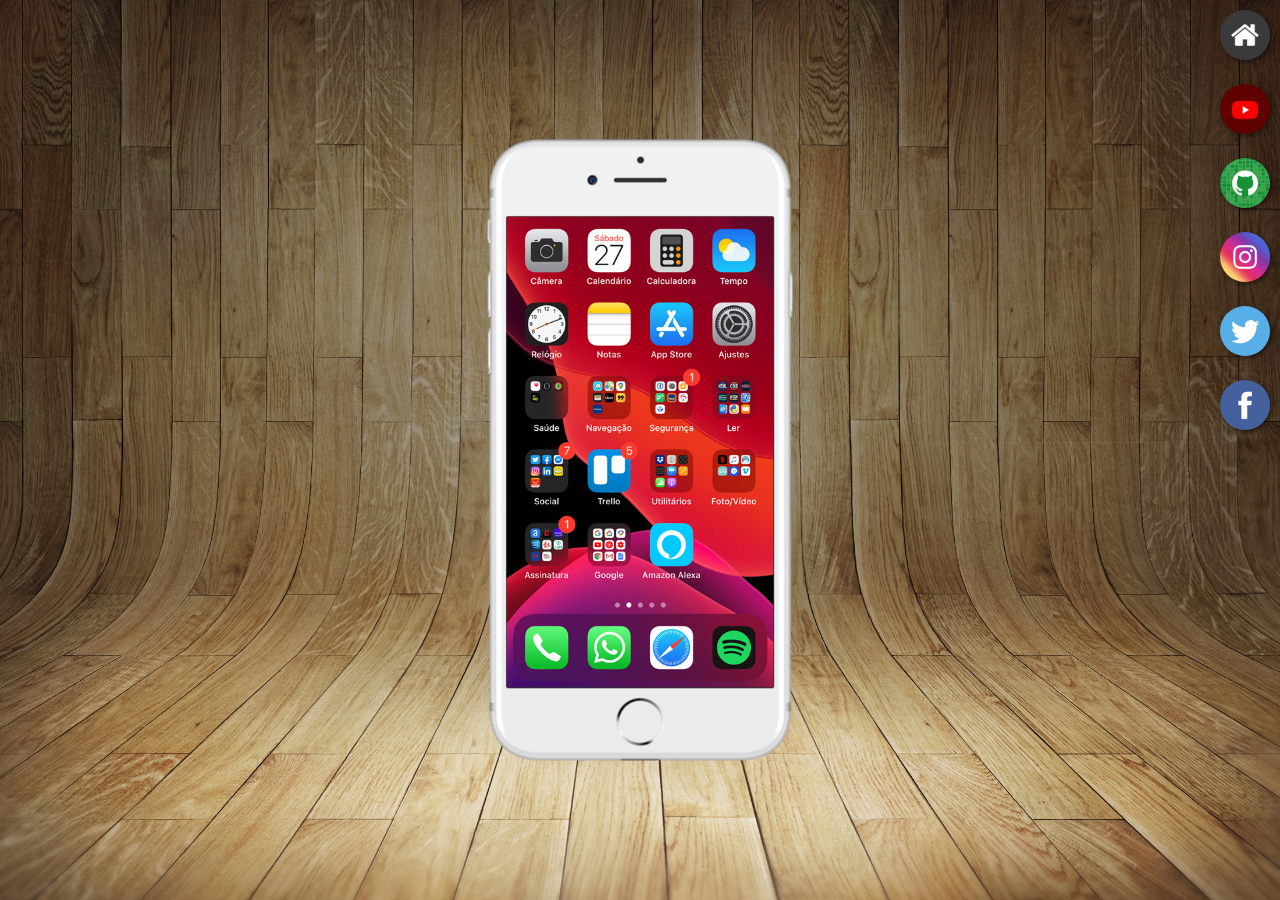
<file: index.html>
<!DOCTYPE html>
<html lang="pt-br">
<head>
    <meta charset="UTF-8">
    <meta http-equiv="X-UA-Compatible" content="IE=edge">
    <meta name="viewport" content="width=device-width, initial-scale=1.0">
    <title>Projeto Redes Sociais</title>
    <link rel="shortcut icon" href="favicon.ico" type="image/x-icon">
    <link rel="stylesheet" href="styles/style.css">
</head>
<body>
    <main>
        <section id="telefone">
            <iframe src="home.html" name="tela" id="tela" frameborder="0">
                Seu navegador não é compatível com isso.
            </iframe>
        </section>
        <section id="redes-sociais">
            <a href="home.html" target="tela"><img src="imagens/logo-home.jpg" alt="Home"></a><br>
            <a href="youtube.html" target="tela"><img src="imagens/logo-youtube.jpg" alt="Youtube"></a><br>
            <a href="github.html" target="tela"><img src="imagens/logo-github.jpg" alt="GitHub"></a><br>
            <a href="instagram.html" target="tela"><img src="imagens/logo-instagram.jpg" alt="Instagram"></a><br>
            <a href="twitter.html" target="tela"><img src="imagens/logo-twitter.jpg" alt="Twitter"></a><br>
            <a href="facebook.html" target="tela"><img src="imagens/logo-facebook.jpg" alt="Facebook"></a><br>
        </section>
    </main>
</body>
</html>
</file>
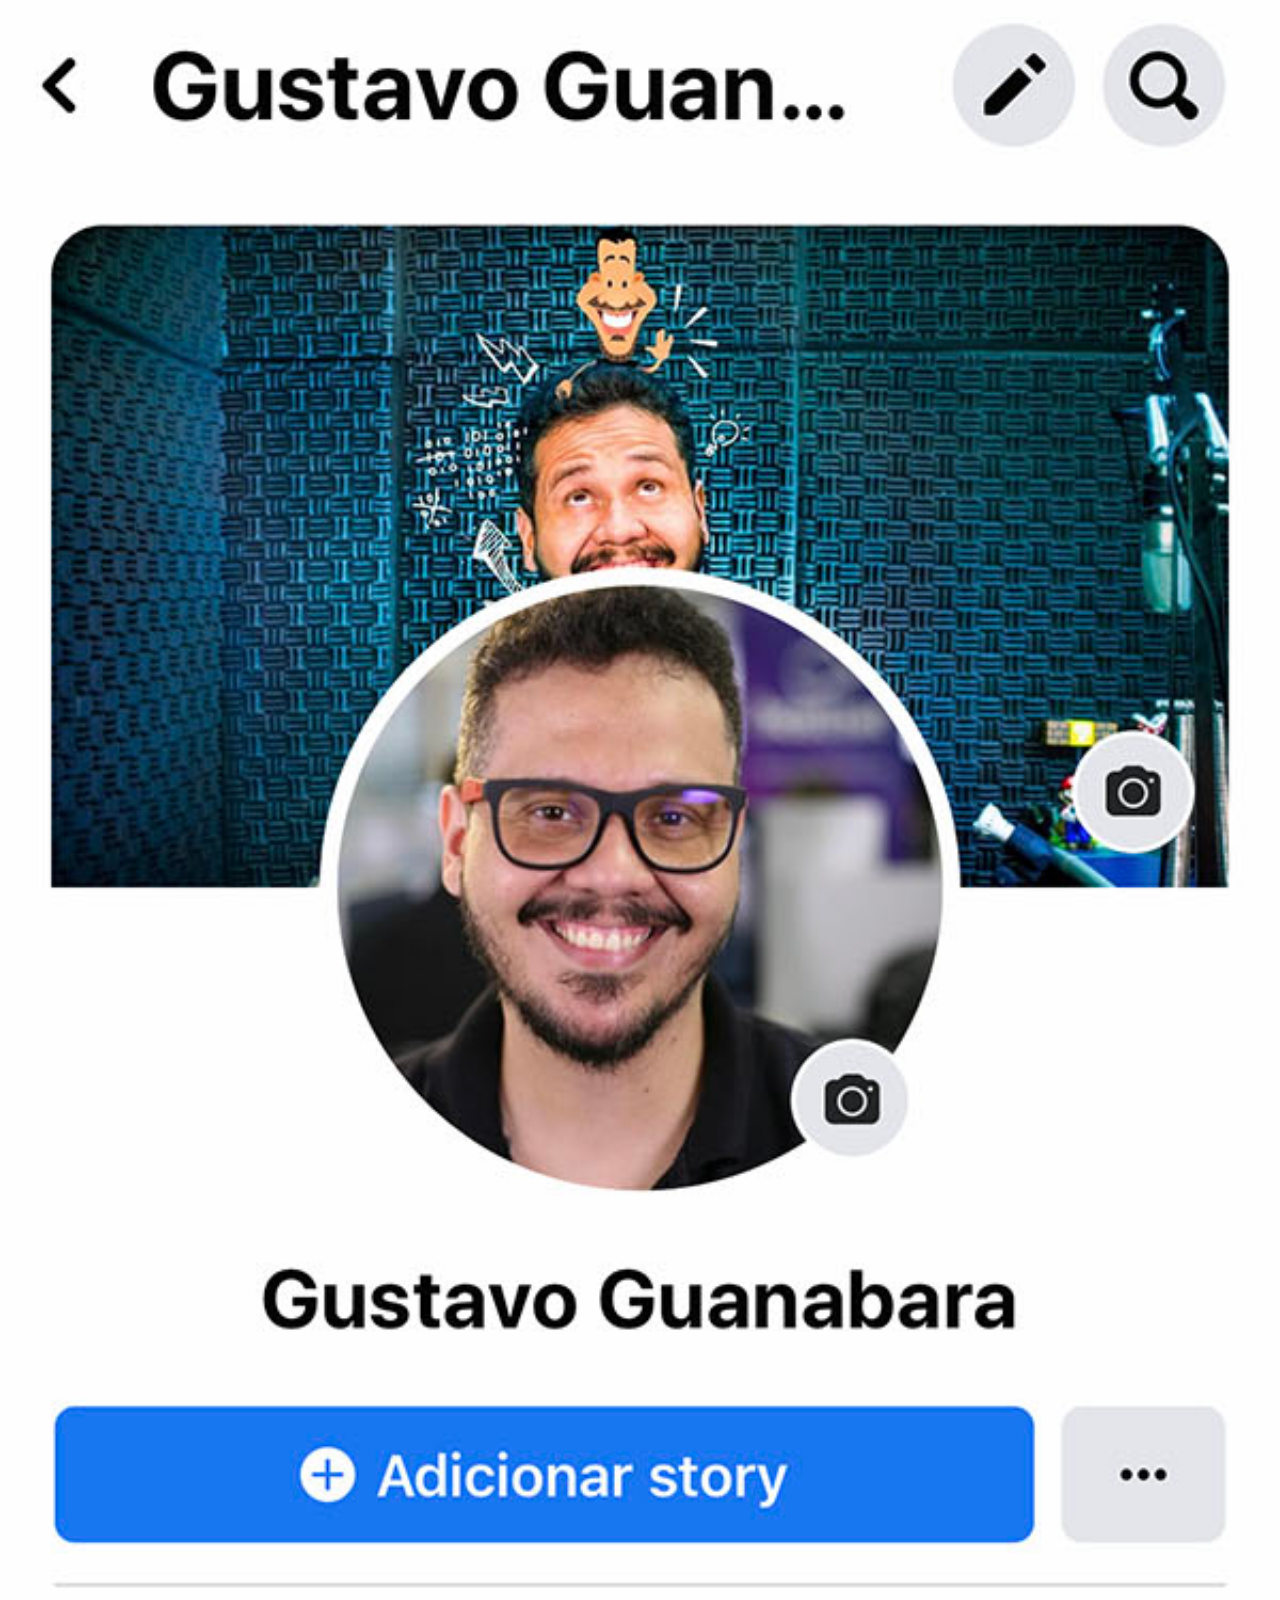
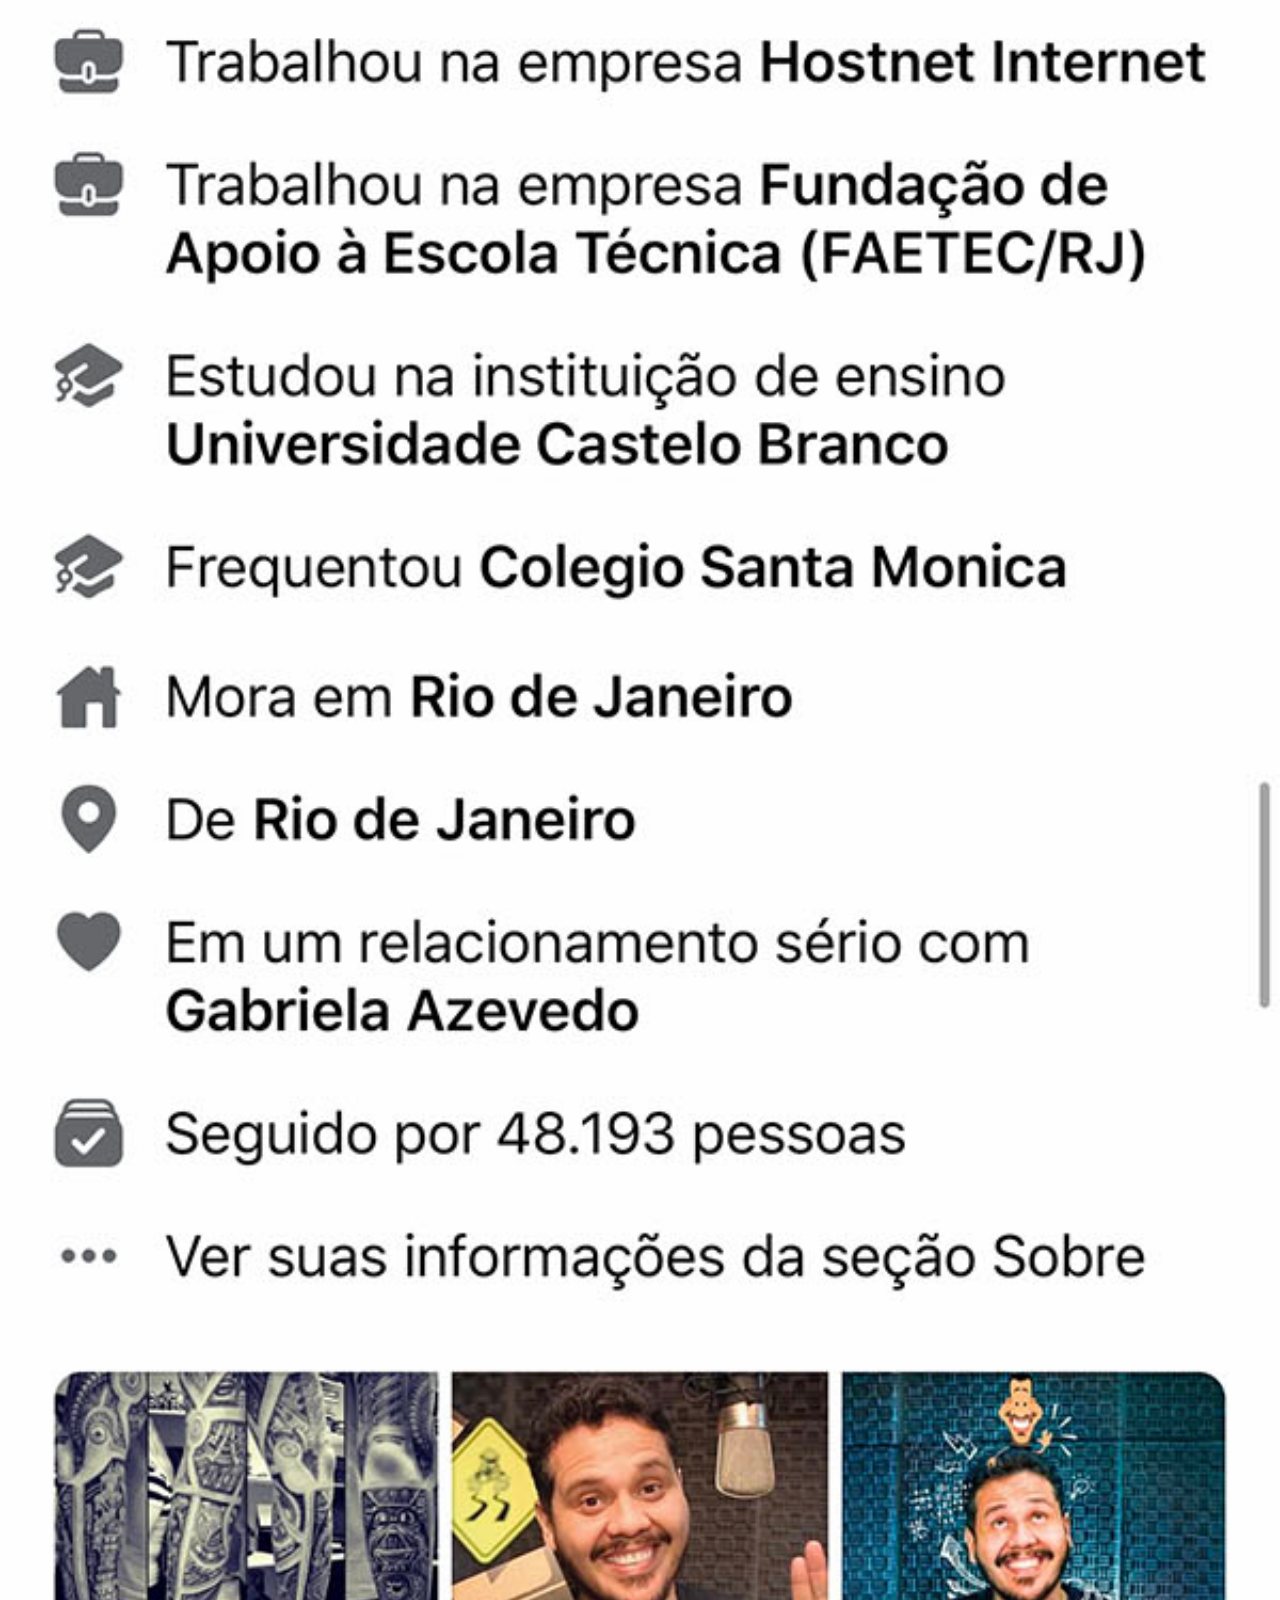
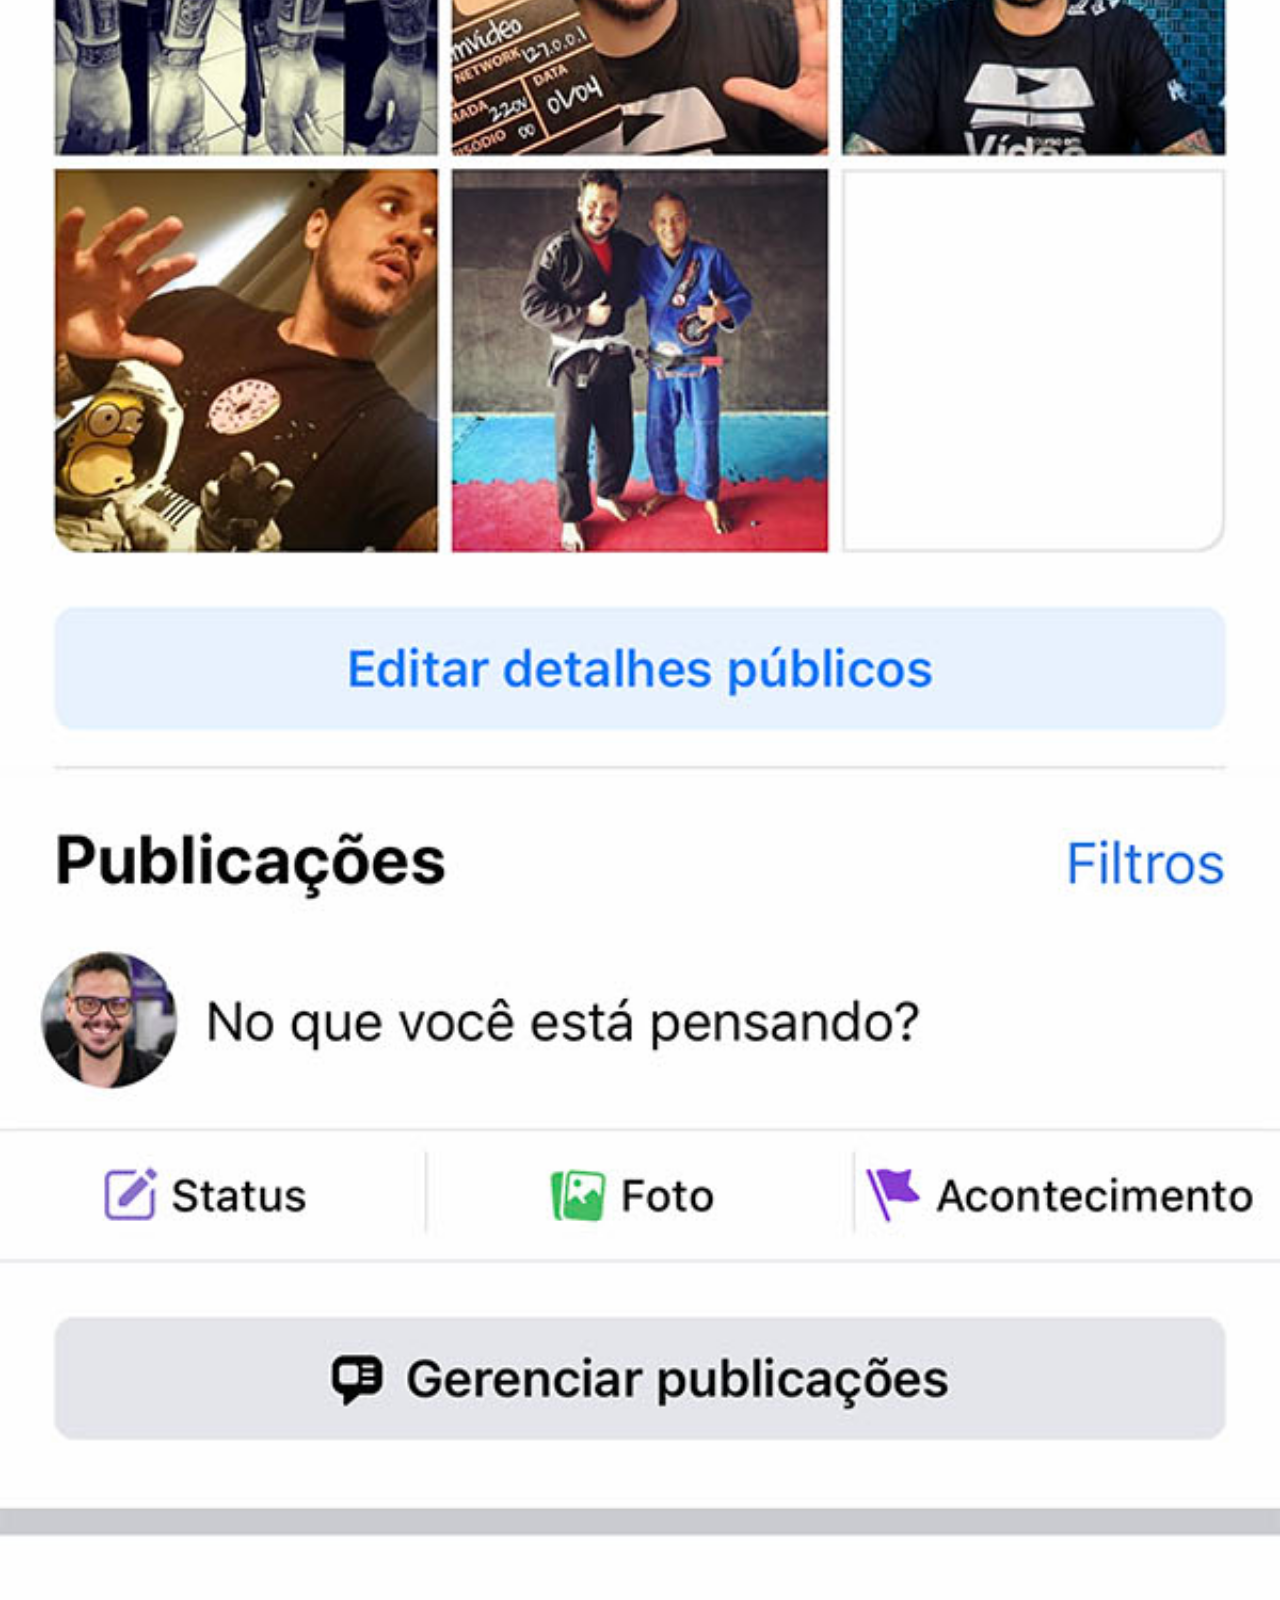
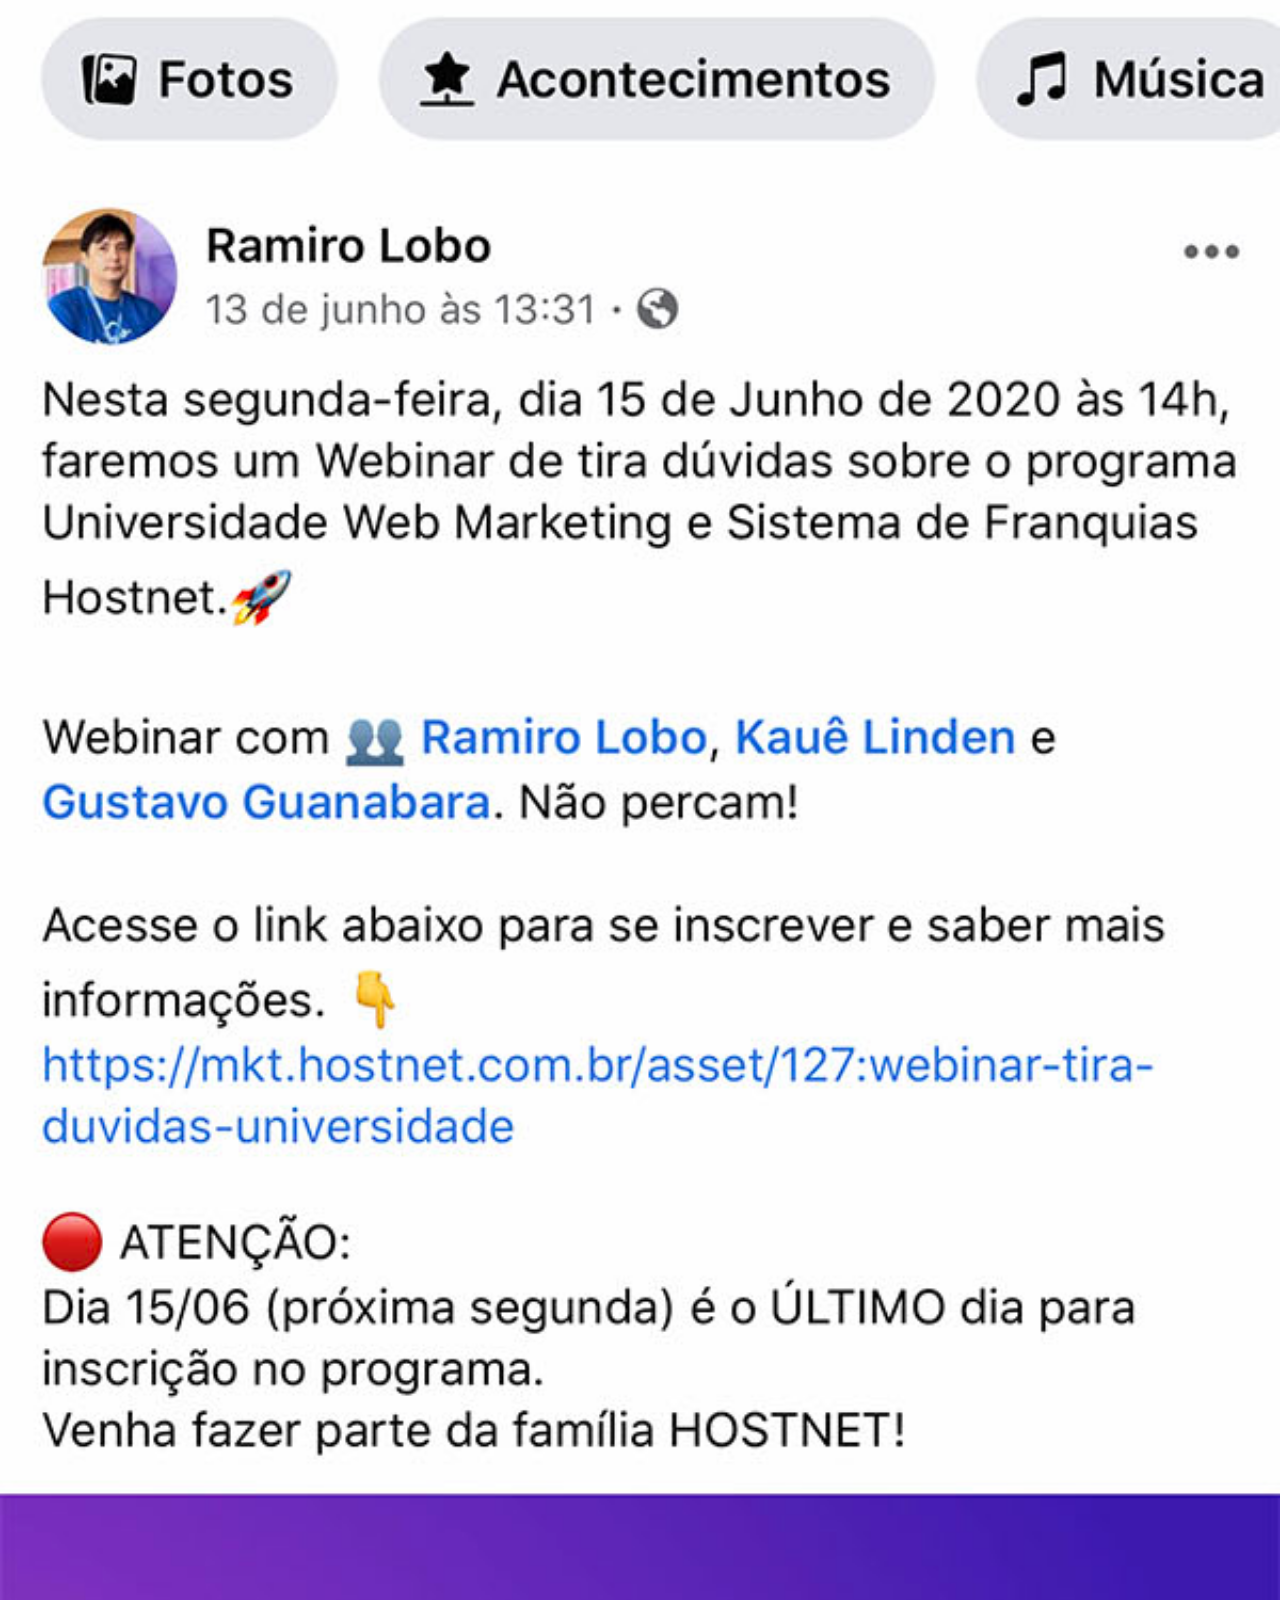
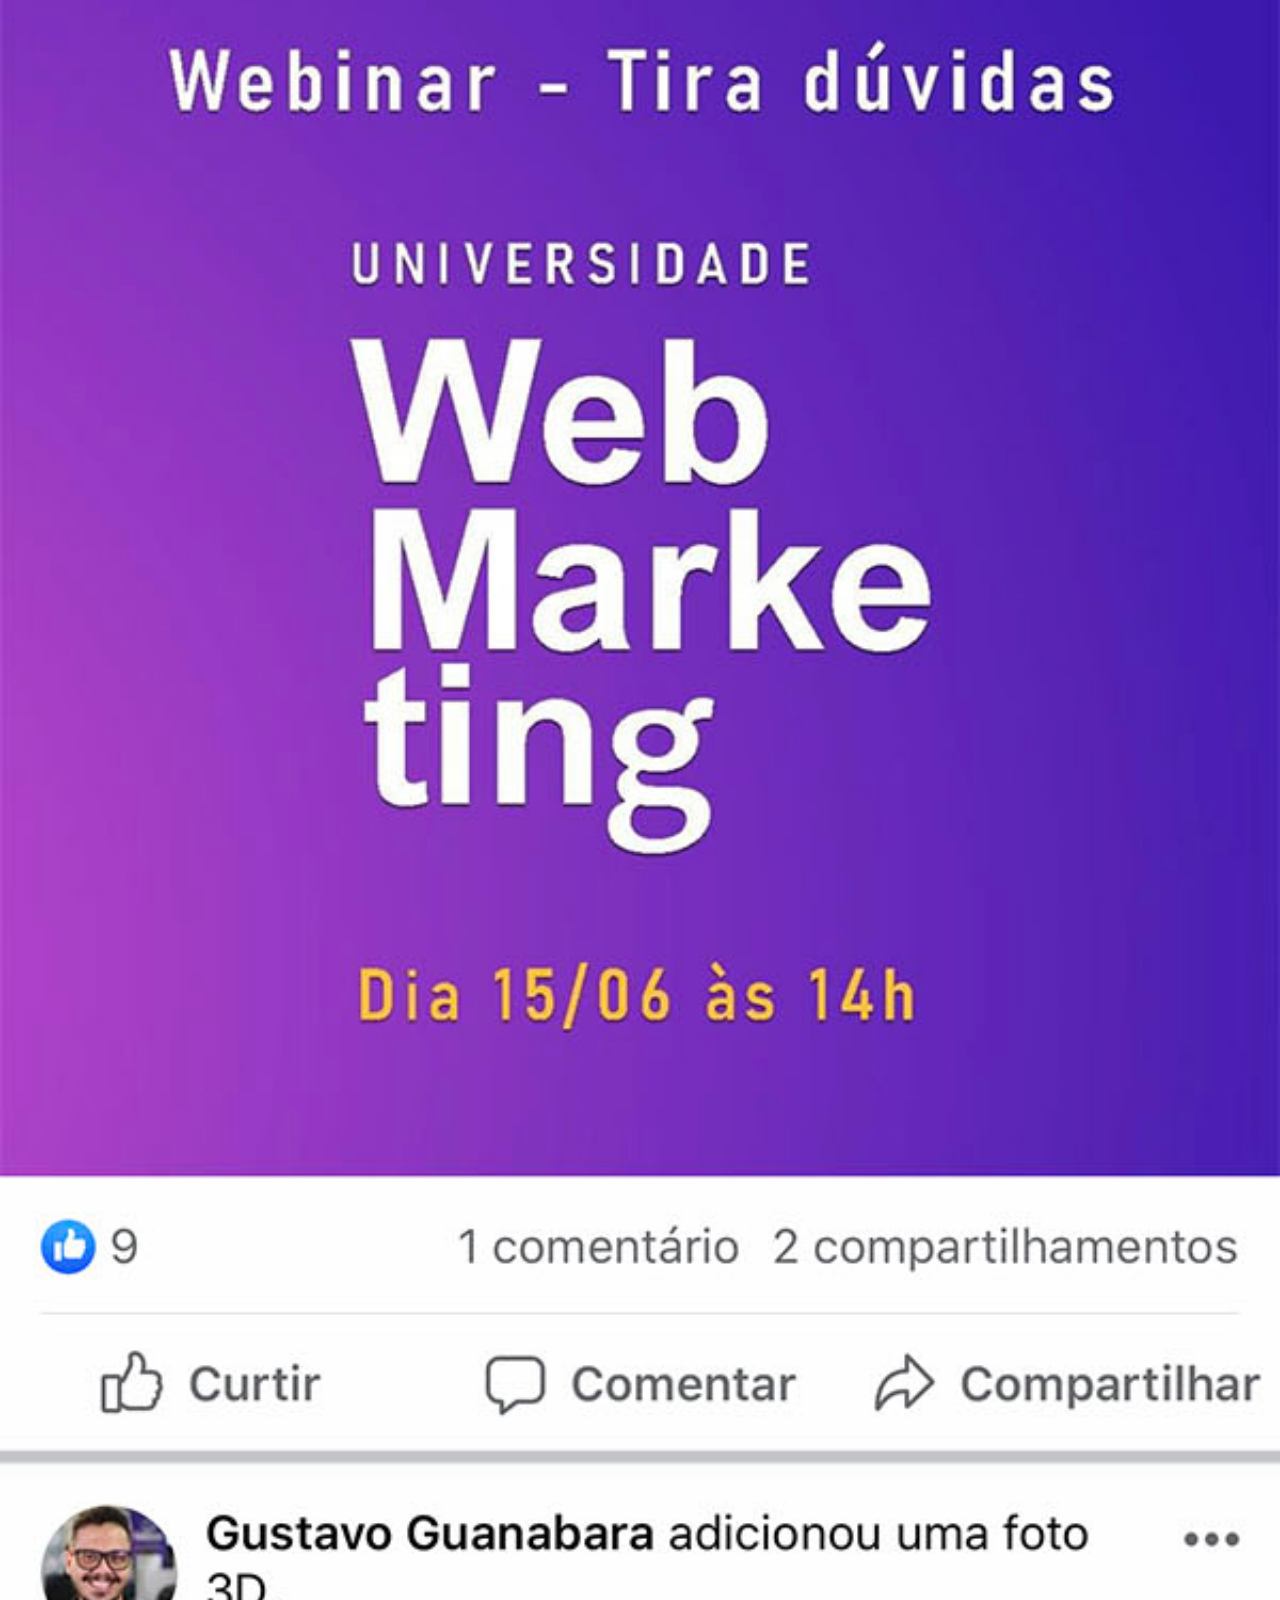
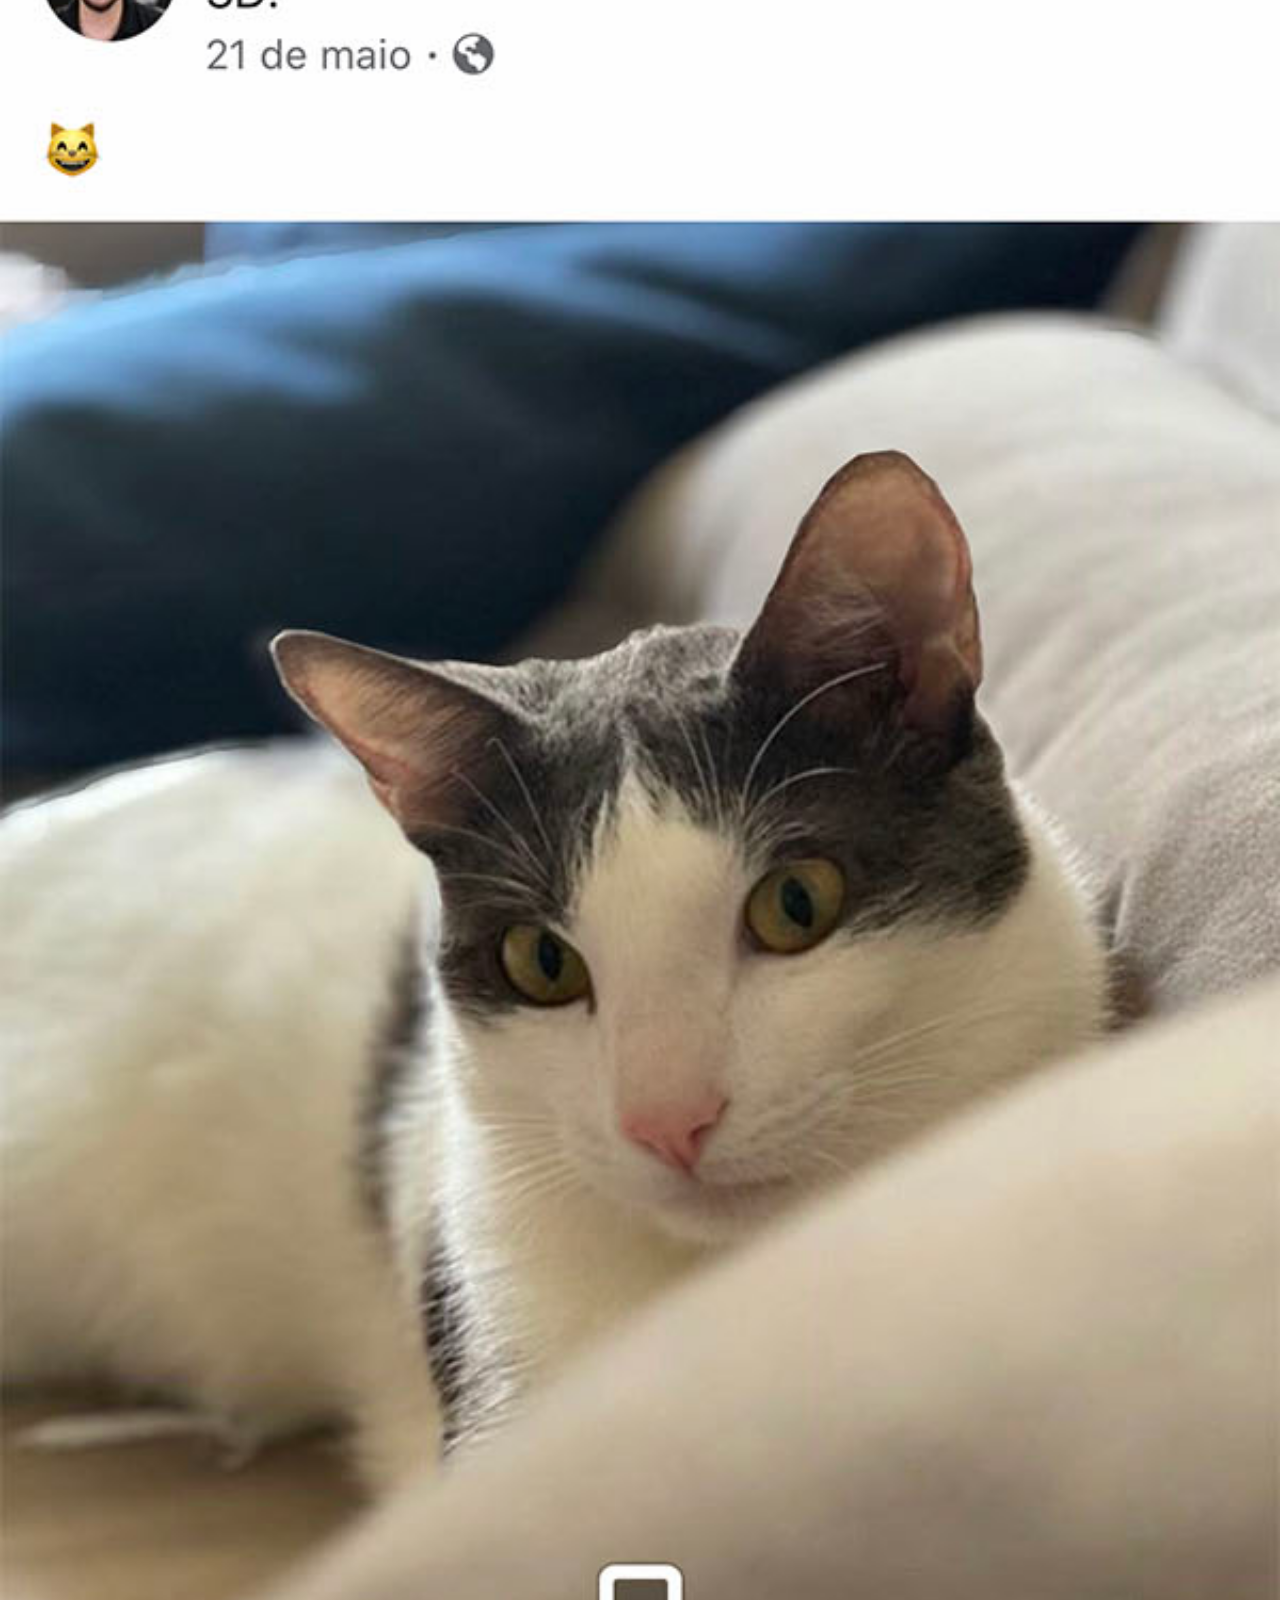
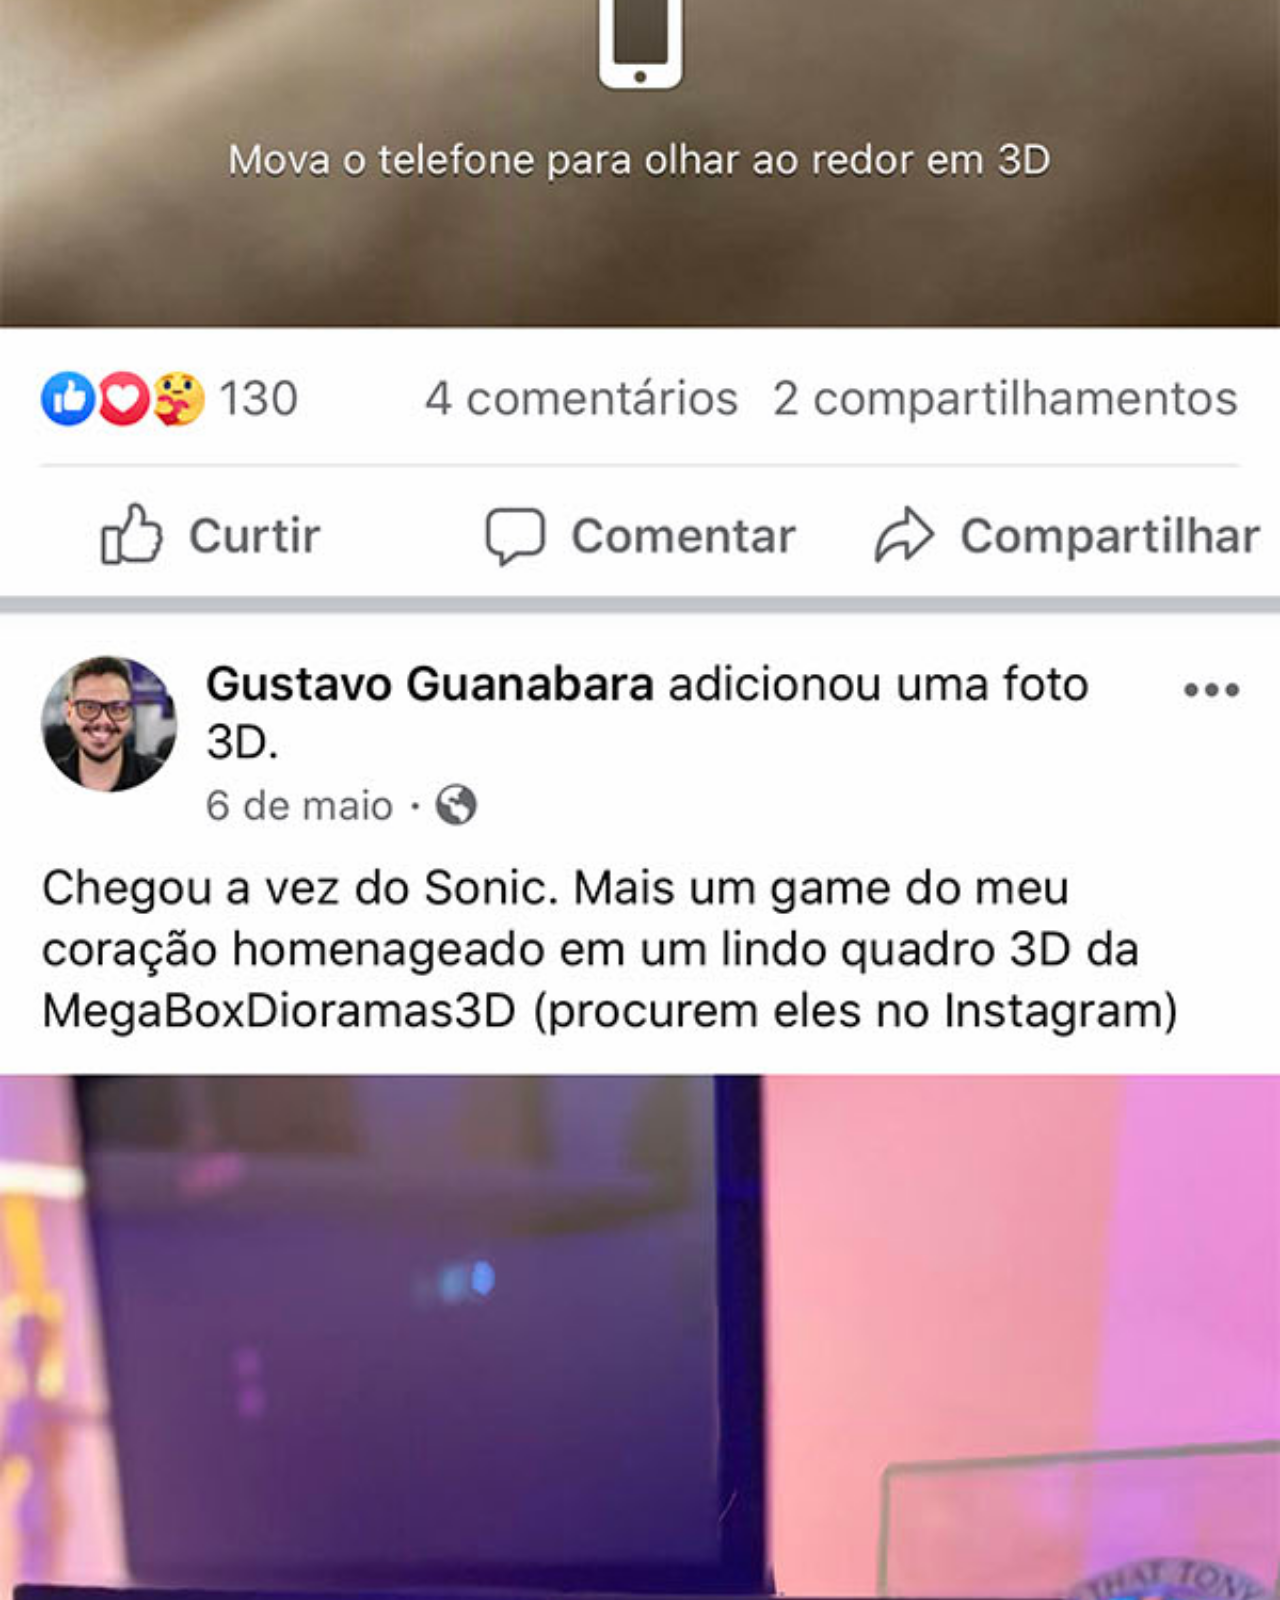
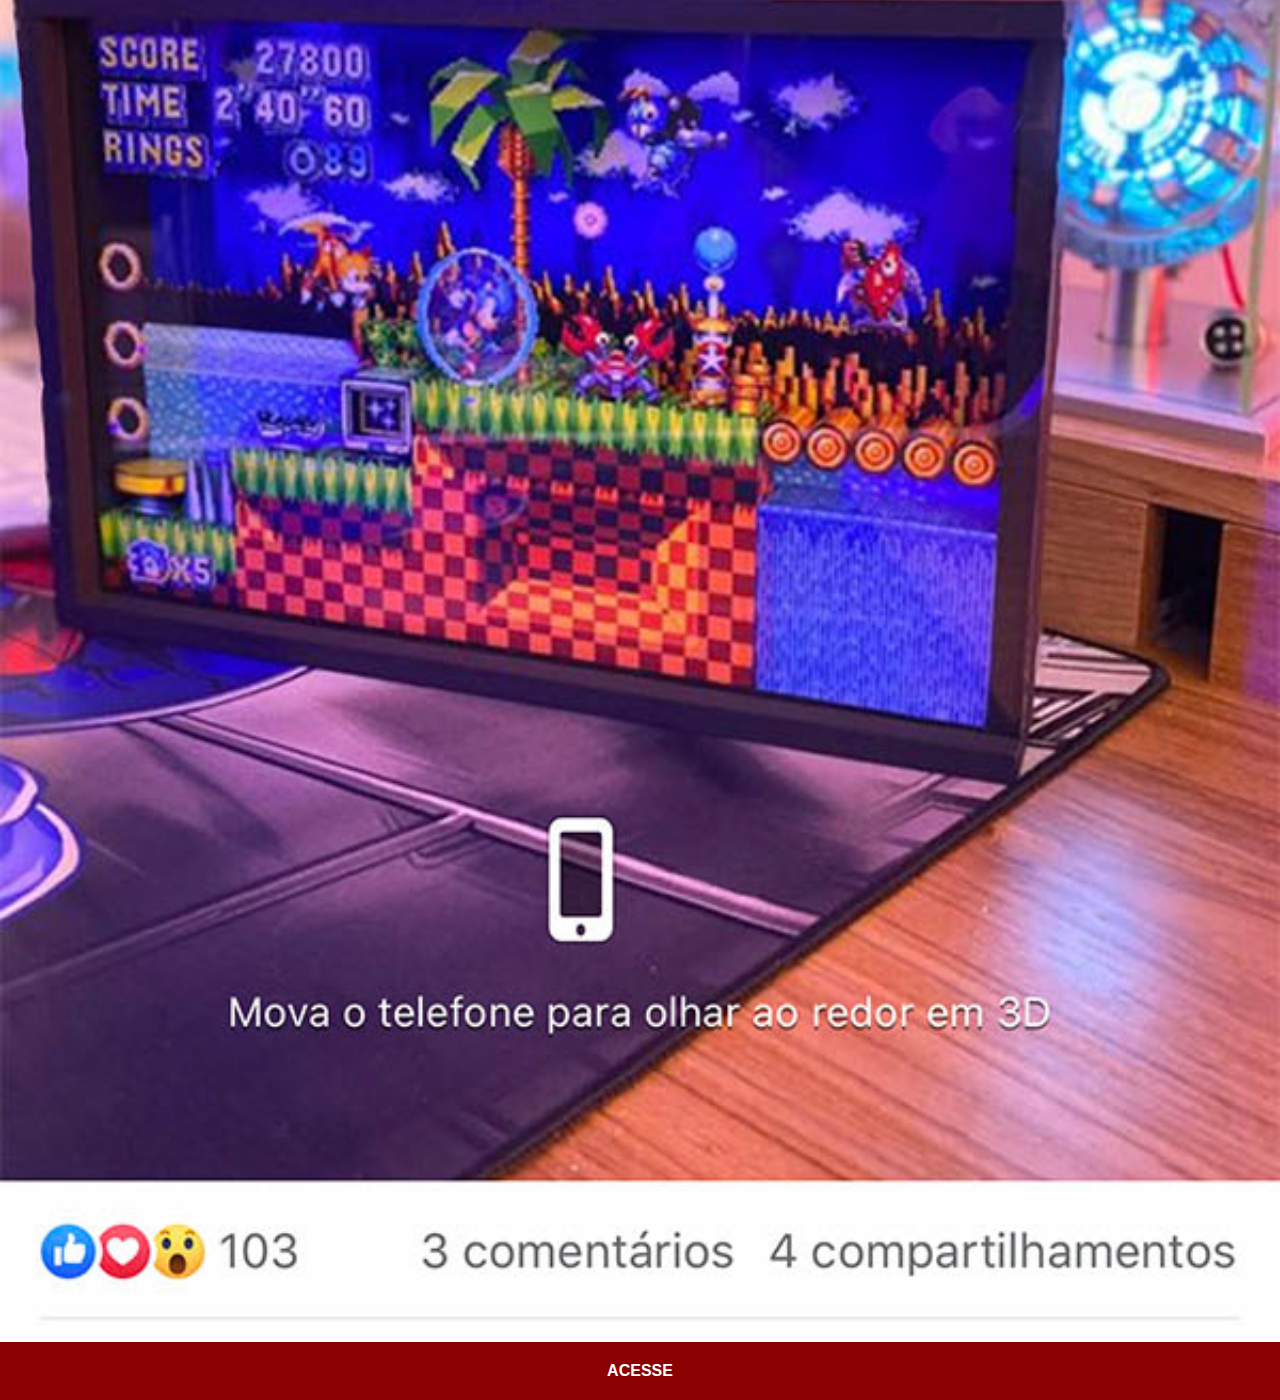
<file: facebook.html>
<!DOCTYPE html>
<html lang="pt-br">
<head>
    <meta charset="UTF-8">
    <meta http-equiv="X-UA-Compatible" content="IE=edge">
    <meta name="viewport" content="width=device-width, initial-scale=1.0">
    <title>Facebook</title>
    <link rel="stylesheet" href="styles/social.css">
</head>
<body>
    <img src="imagens/tela-facebook.jpg" alt="">
    <a href="https://www.facebook.com/gustavoguanabara" target="_blank">ACESSE</a>
</body>
</html>
</file>
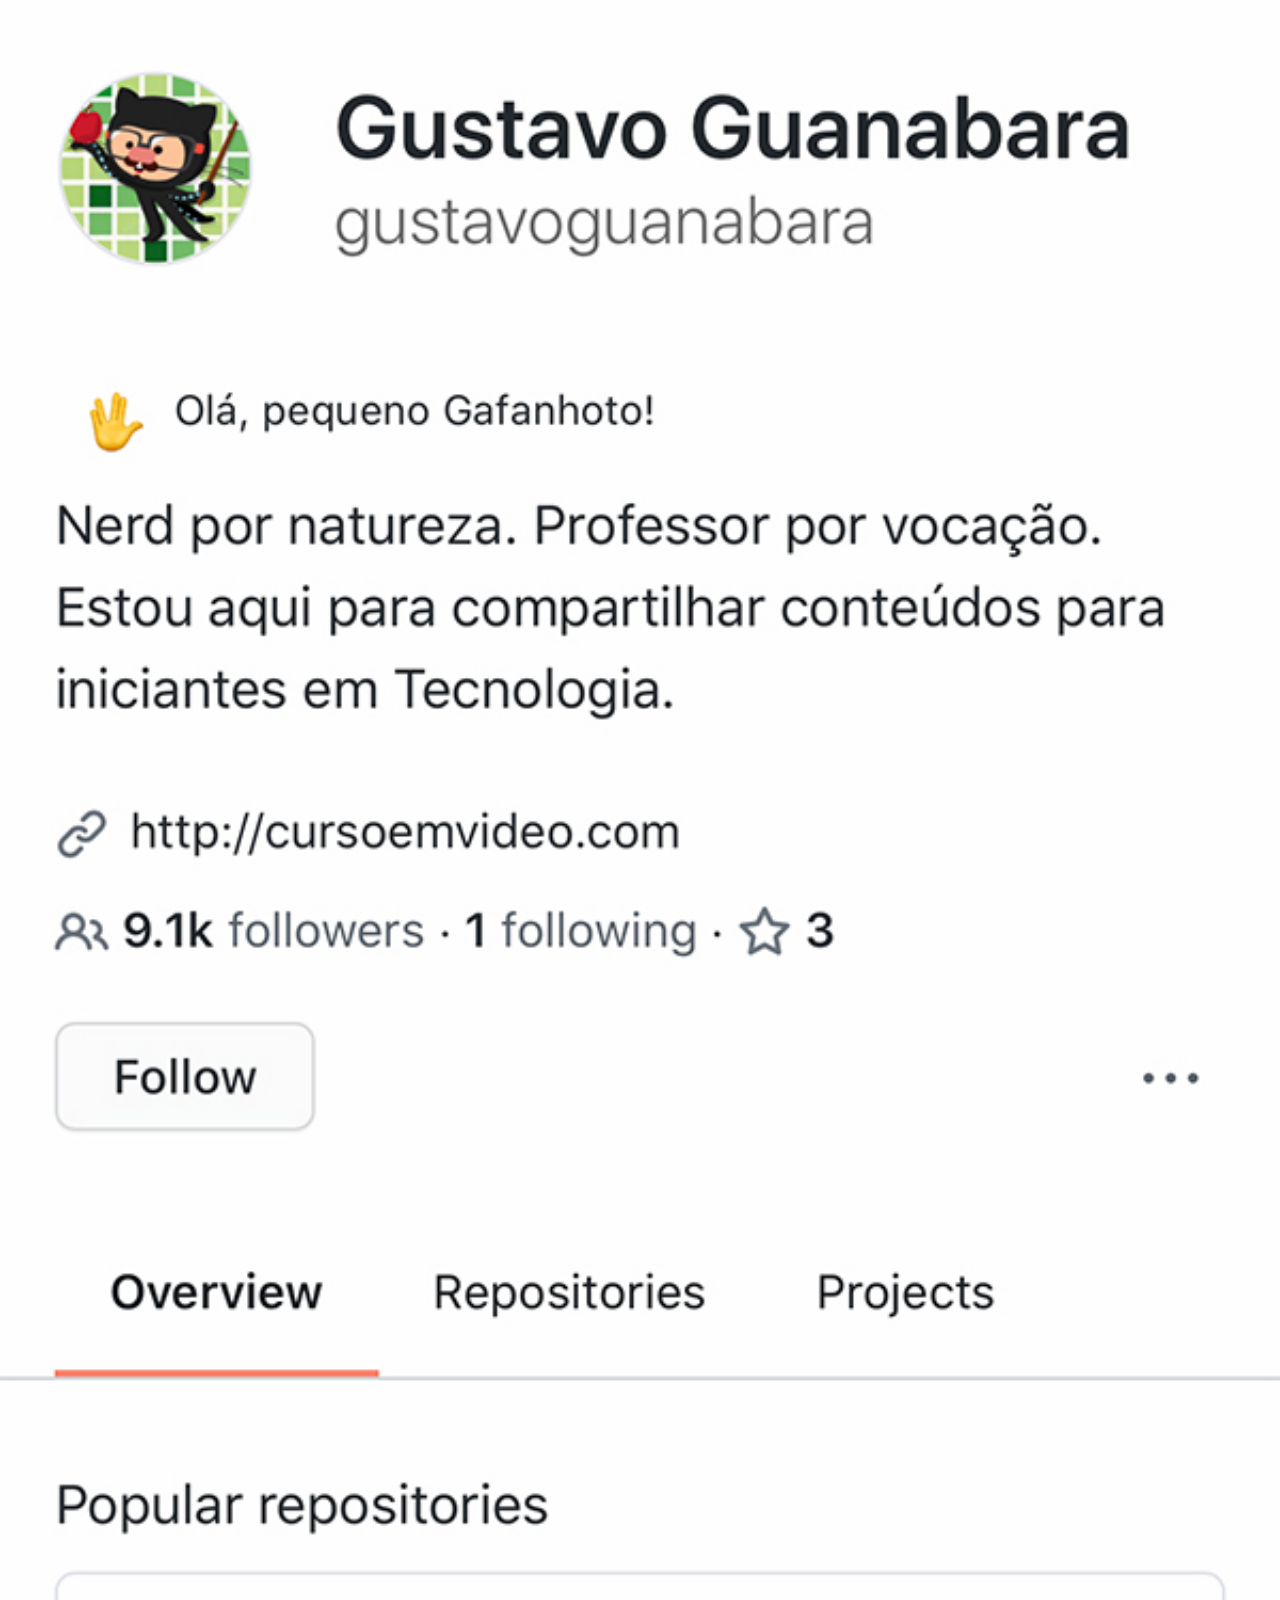
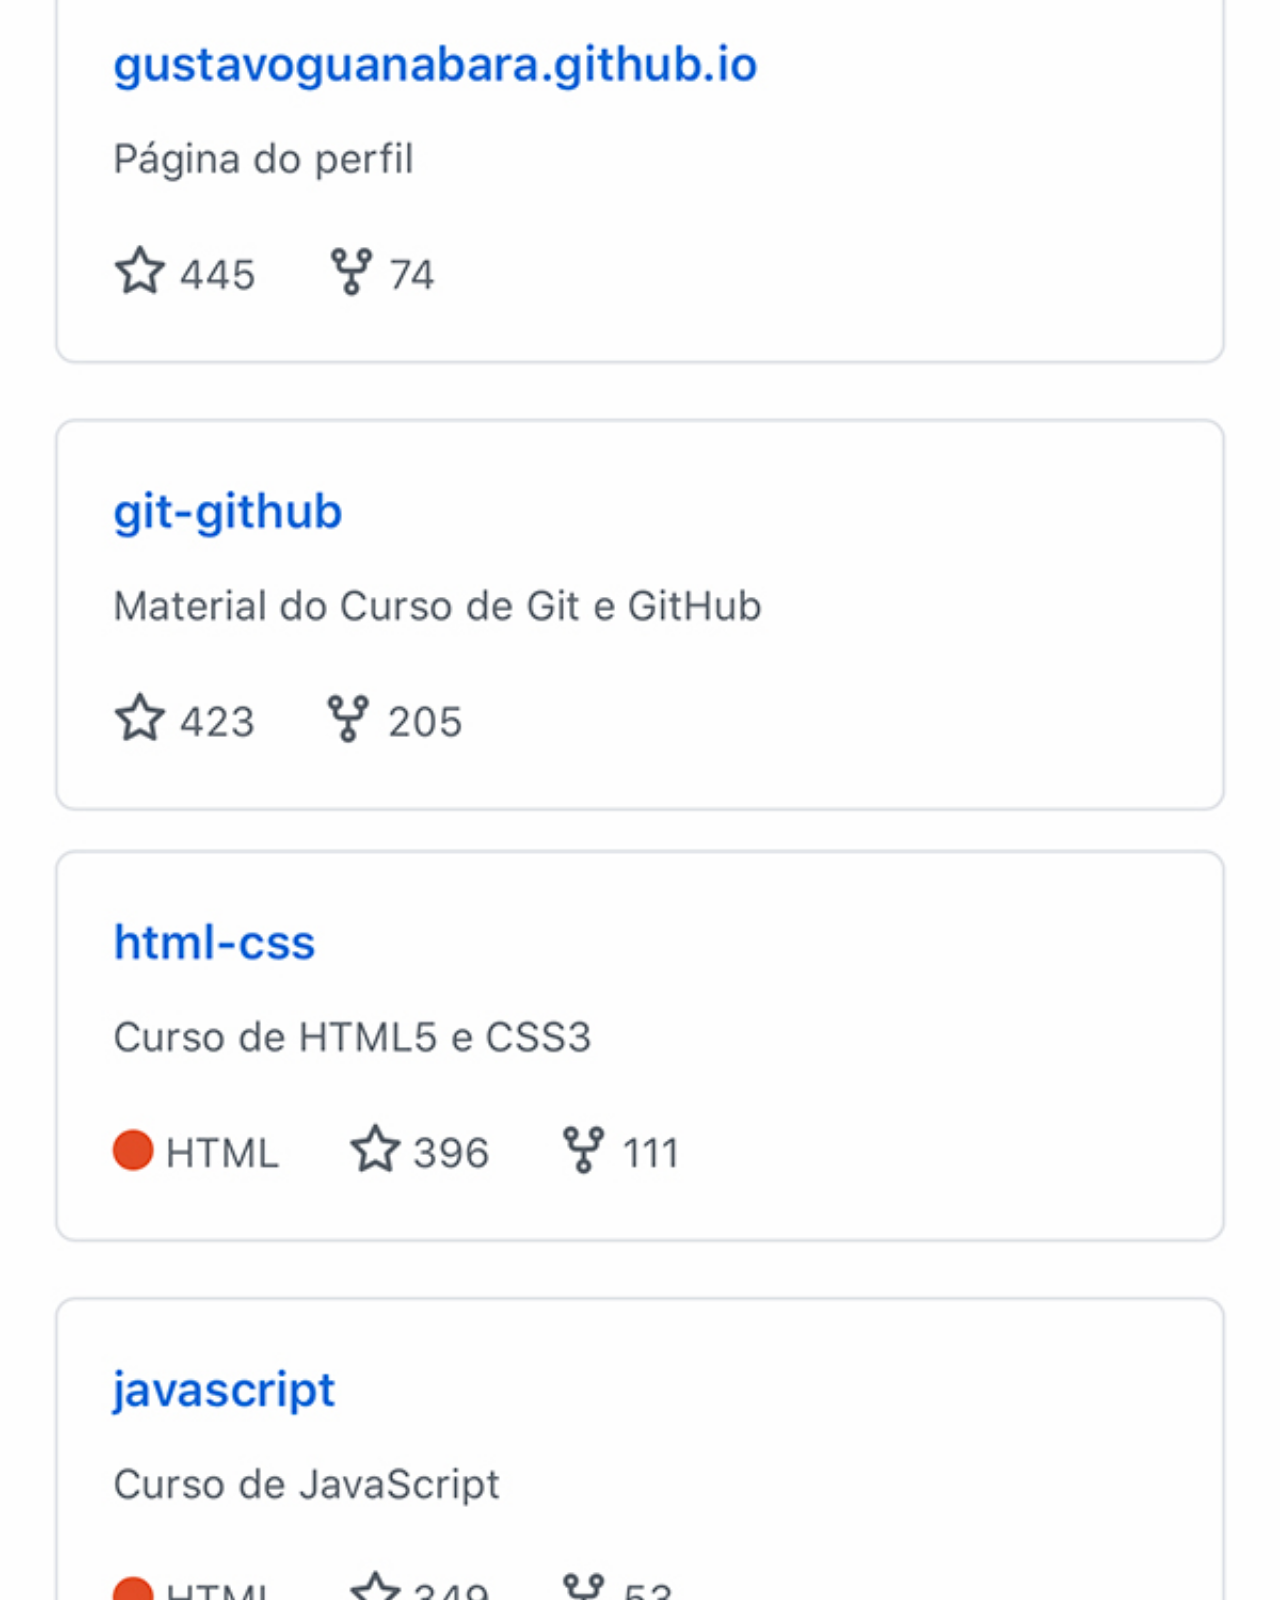
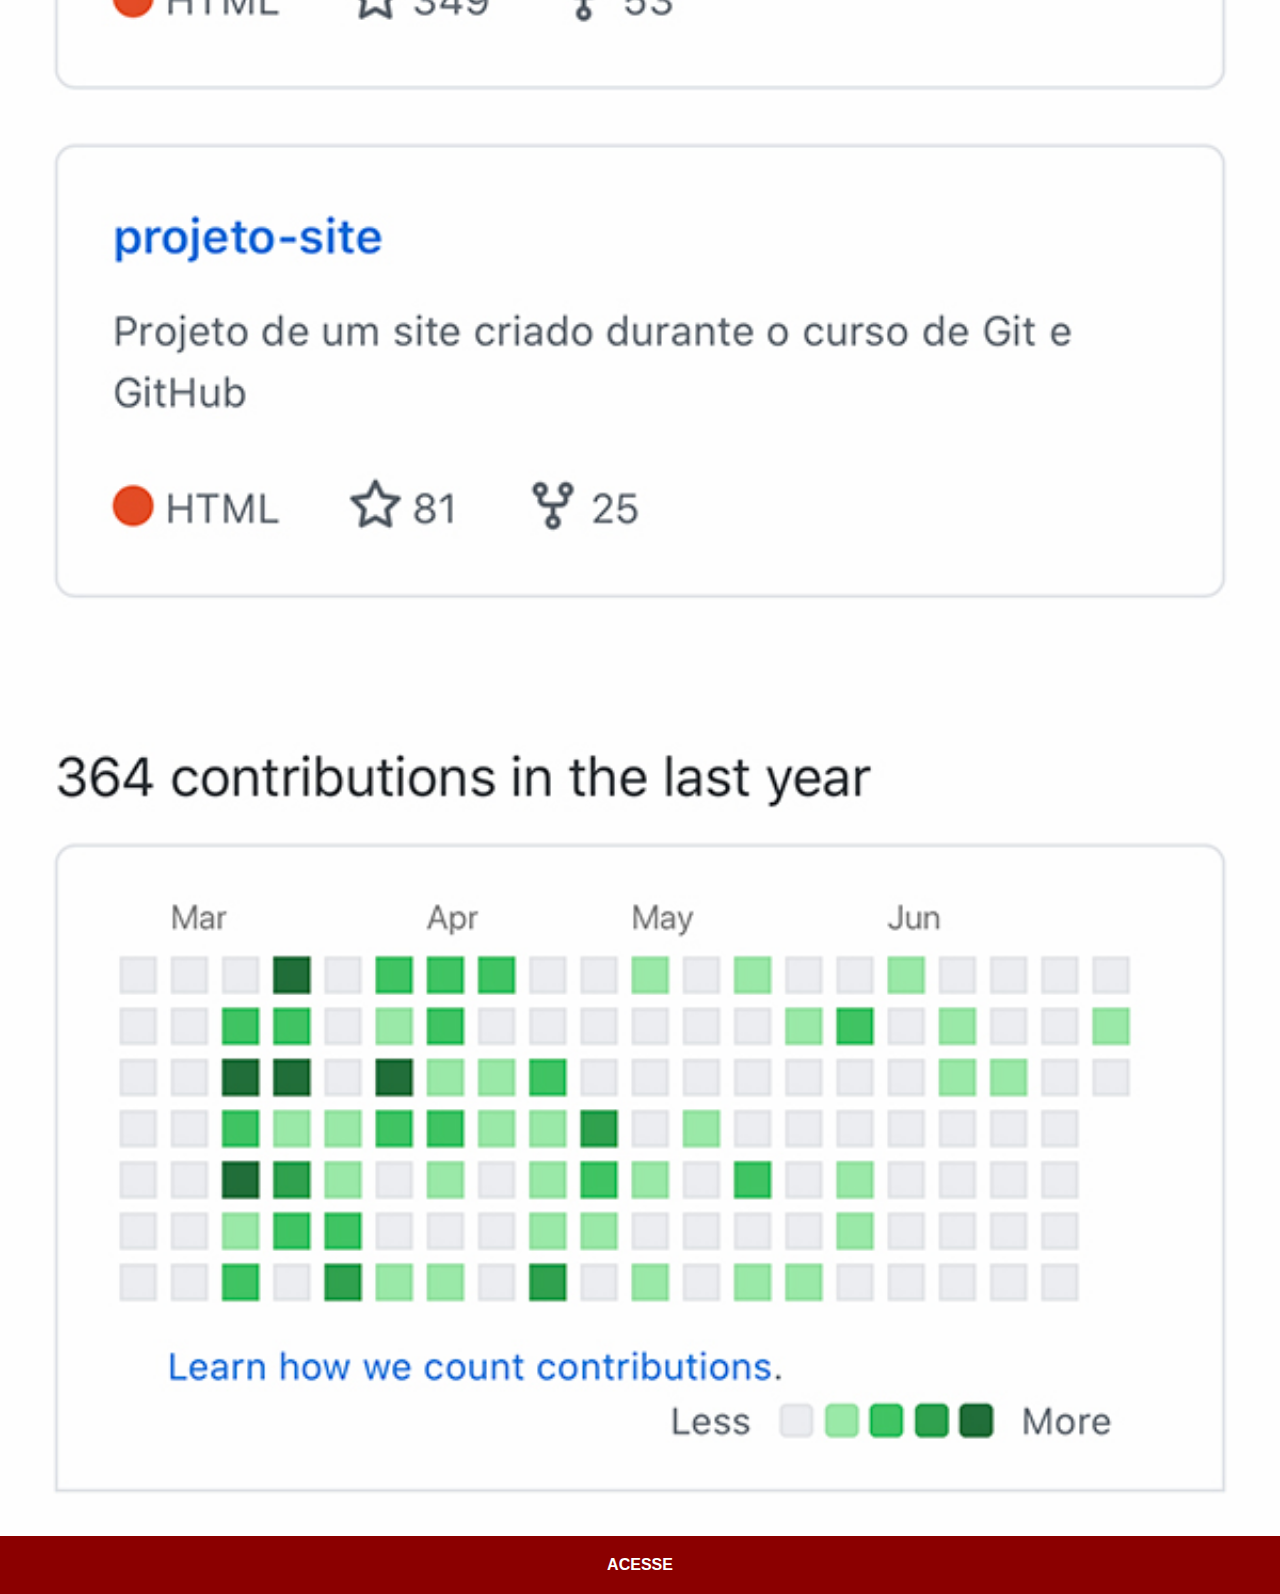
<file: github.html>
<!DOCTYPE html>
<html lang="pt-br">
<head>
    <meta charset="UTF-8">
    <meta http-equiv="X-UA-Compatible" content="IE=edge">
    <meta name="viewport" content="width=device-width, initial-scale=1.0">
    <title>GitHub</title>
    <link rel="stylesheet" href="styles/social.css">
</head>
<body>
    <img src="imagens/tela-github.jpg" alt="">
    <a href="https://github.com/gustavoguanabara" target="_blank">ACESSE</a>
</body>
</html>
</file>
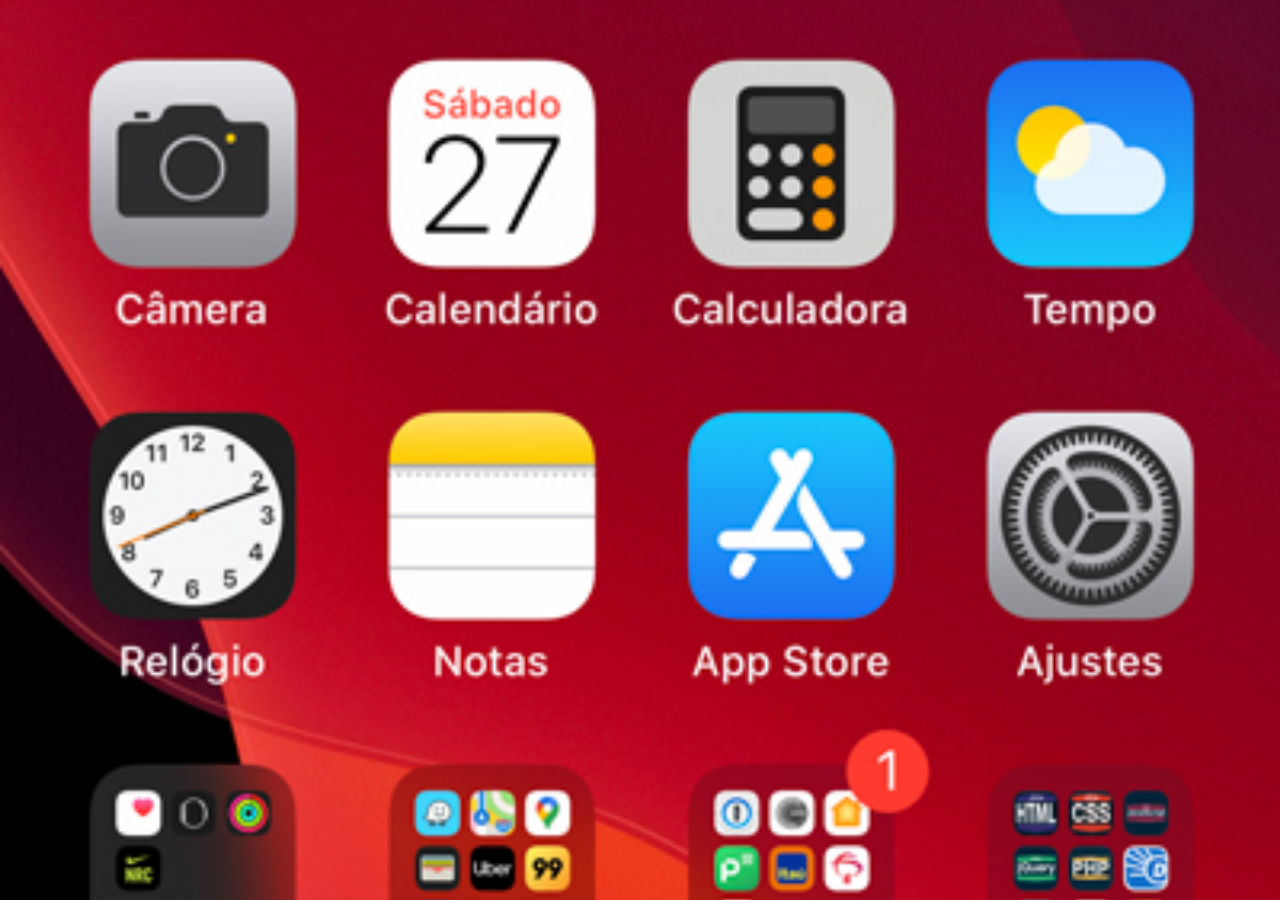
<file: home.html>
<!DOCTYPE html>
<html lang="pt-br">
<head>
    <meta charset="UTF-8">
    <meta http-equiv="X-UA-Compatible" content="IE=edge">
    <meta name="viewport" content="width=device-width, initial-scale=1.0">
    <title>Home</title>
    <style>
        * {
            margin: 0;
            padding: 0;
        }

        body {
            width: 100vw;
            height: 100vh;
            background: black url('imagens/tela-home.jpg') no-repeat top center;
            background-size: cover;
        }
    </style>
</head>
<body>
    
</body>
</html>
</file>
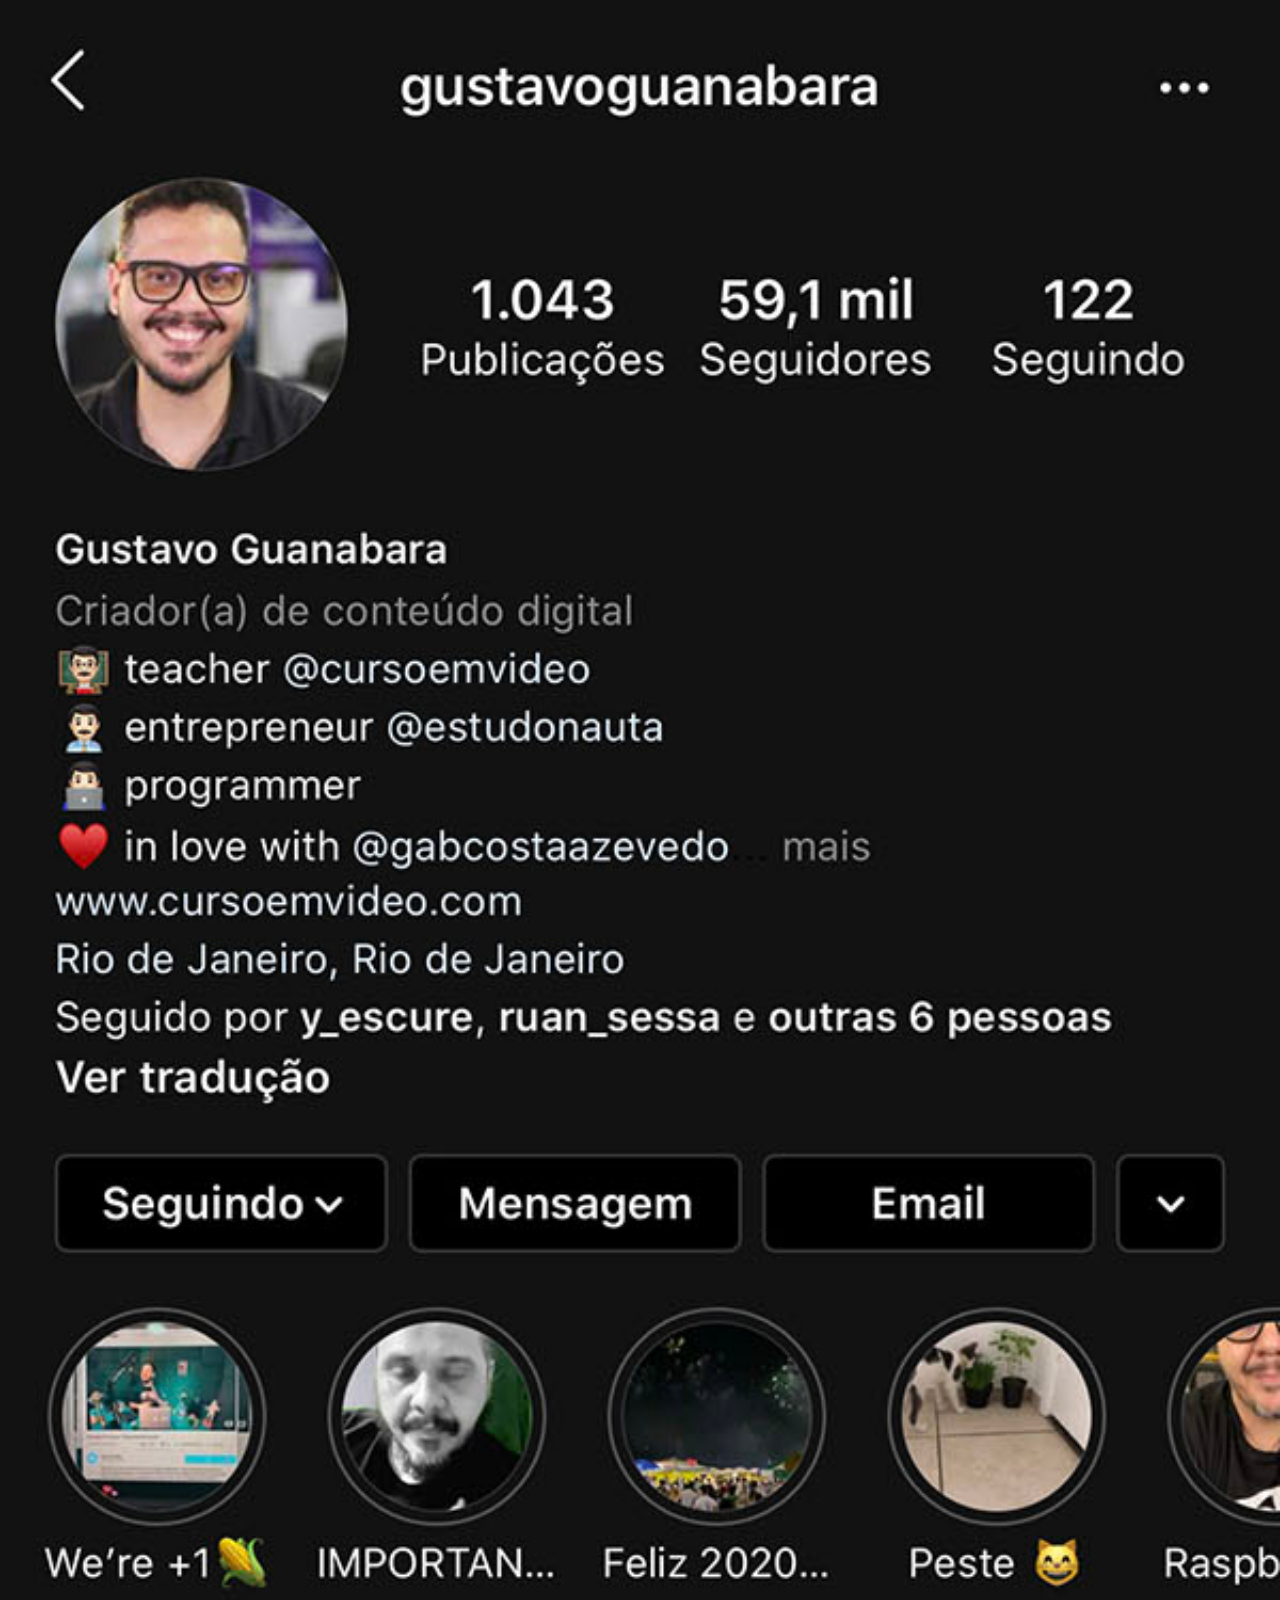
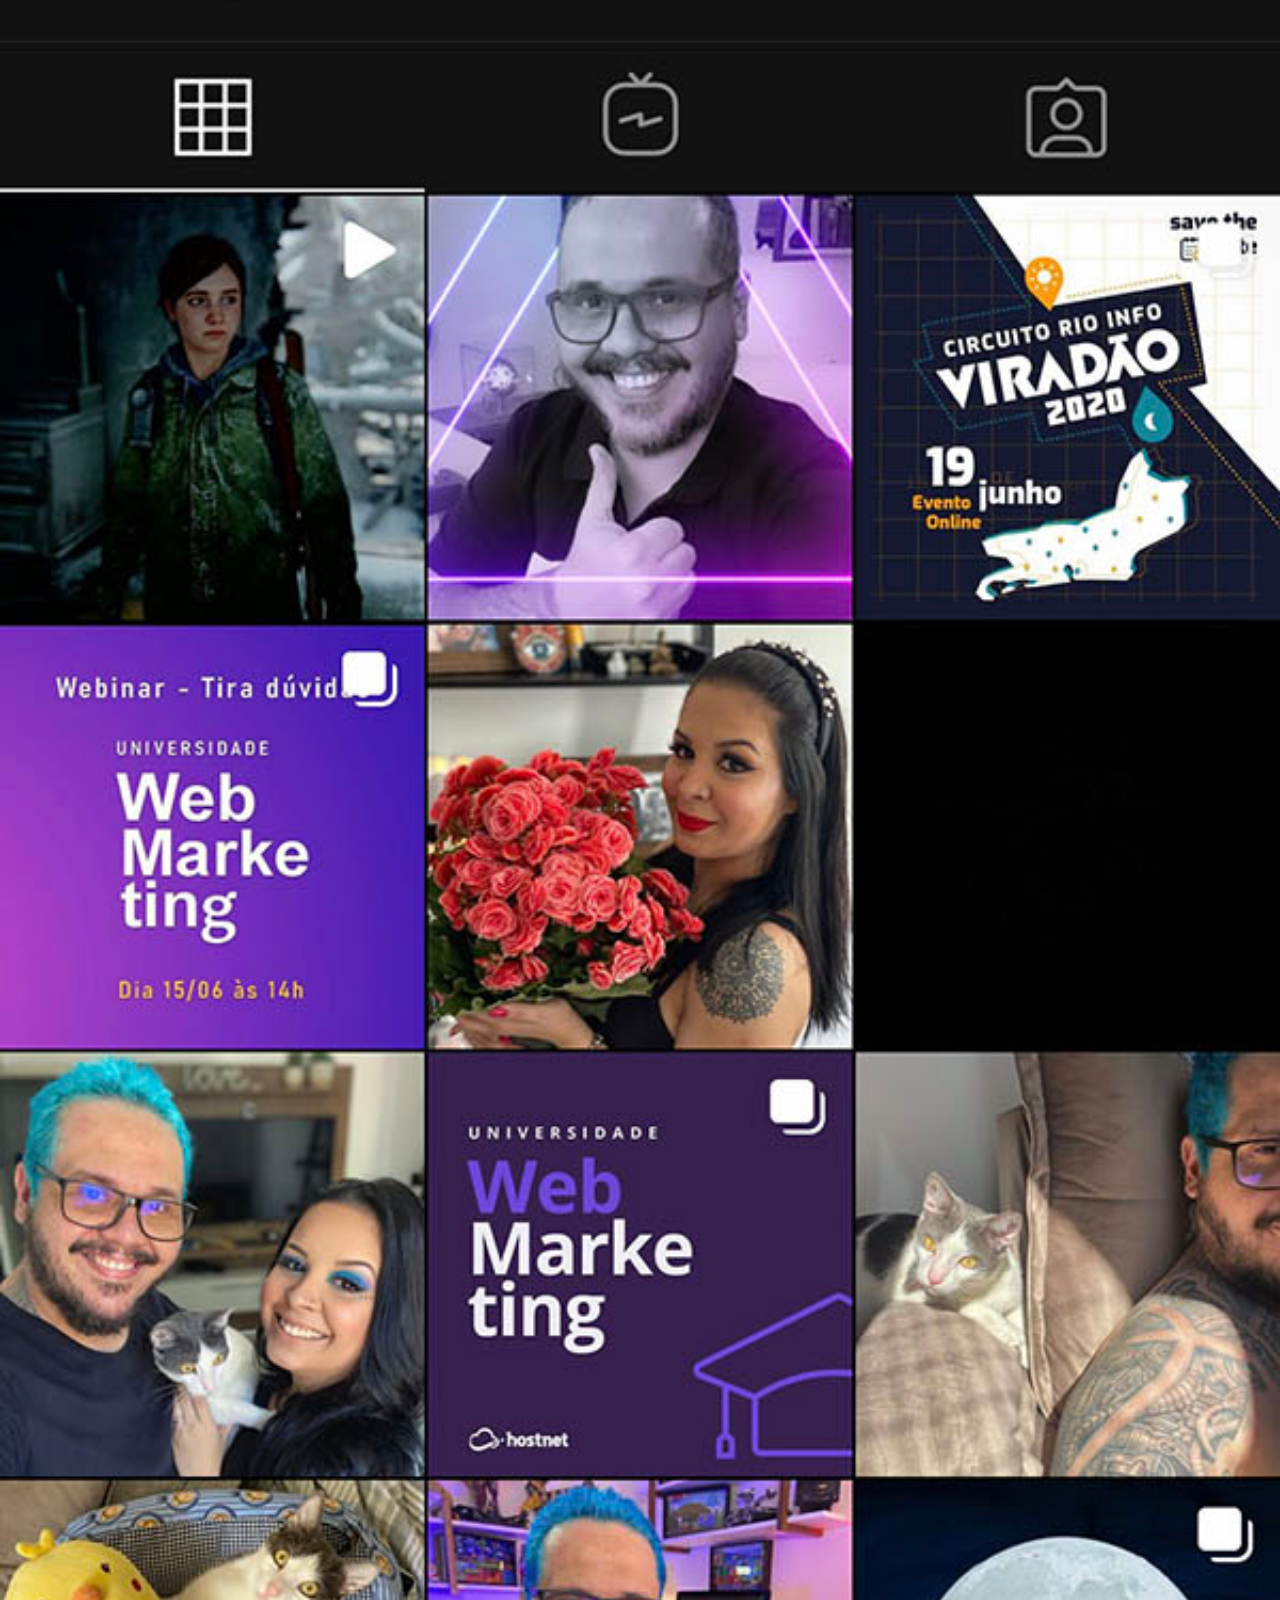
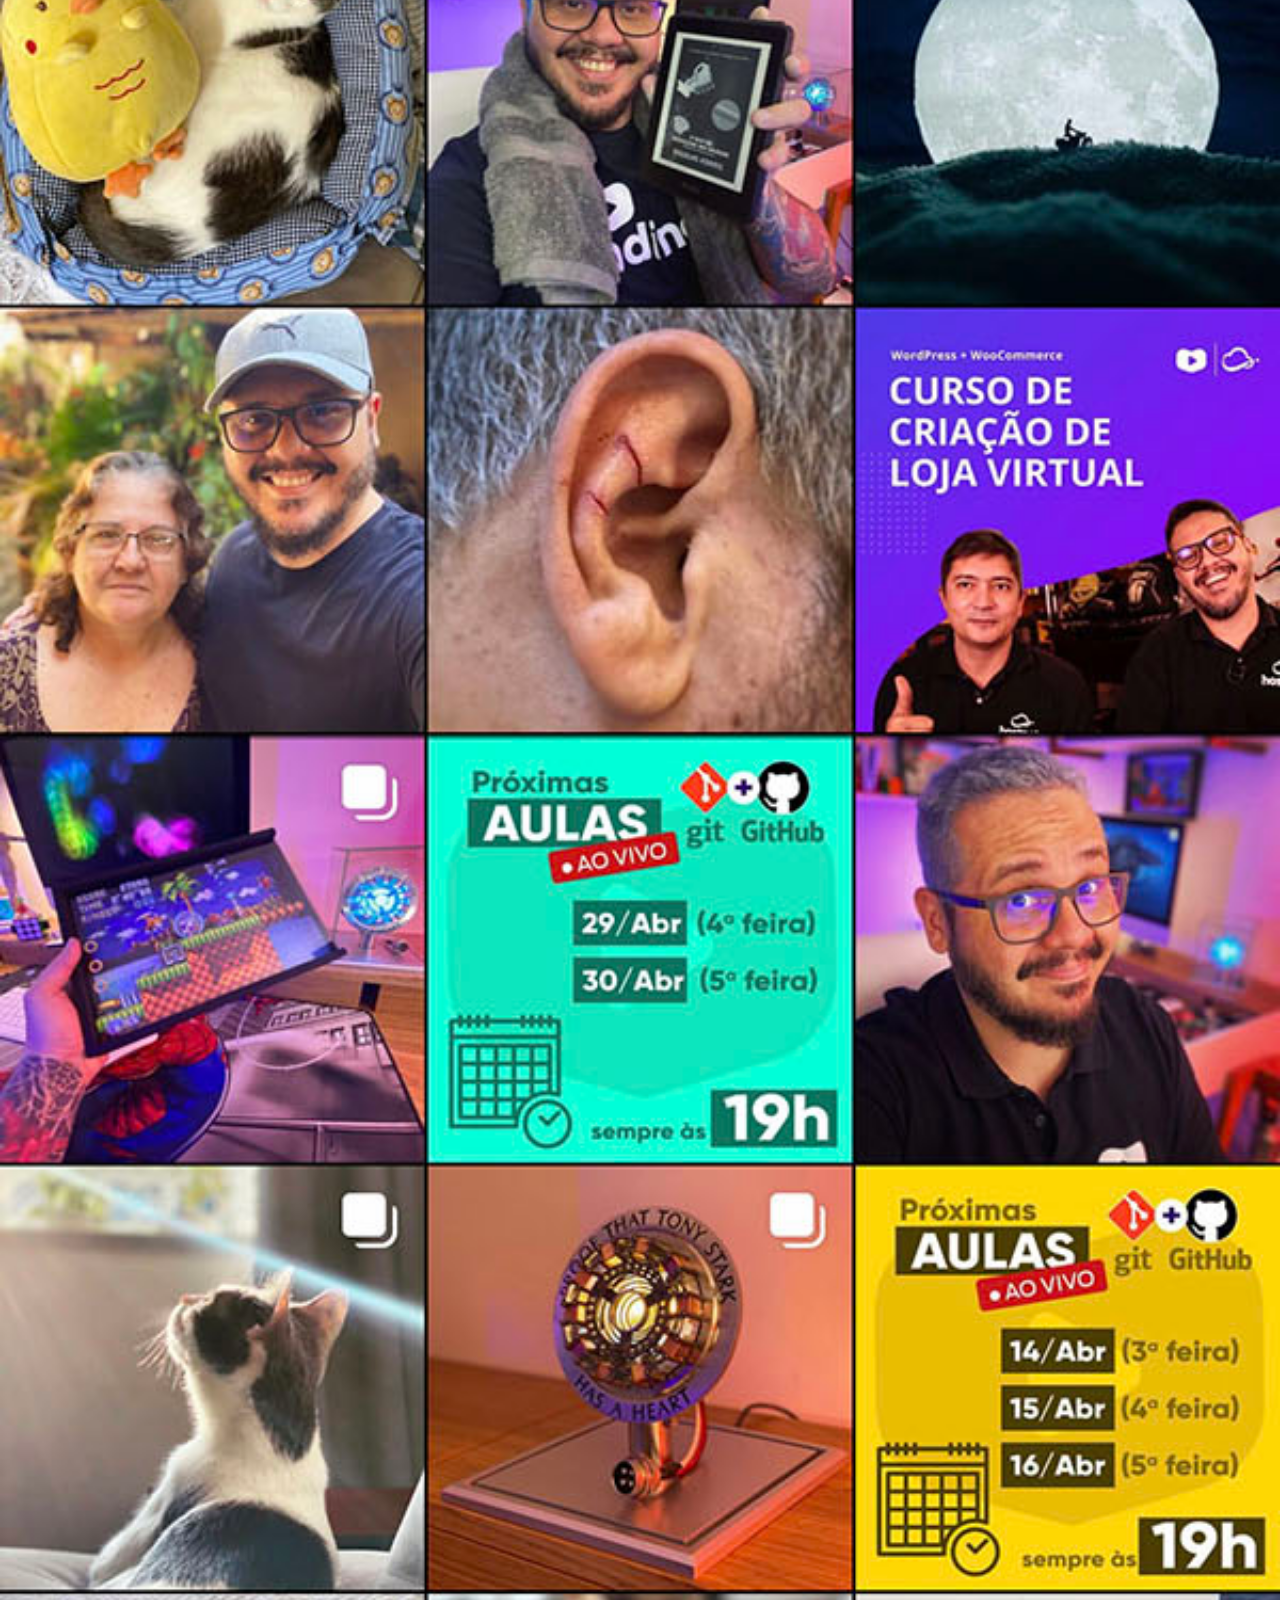
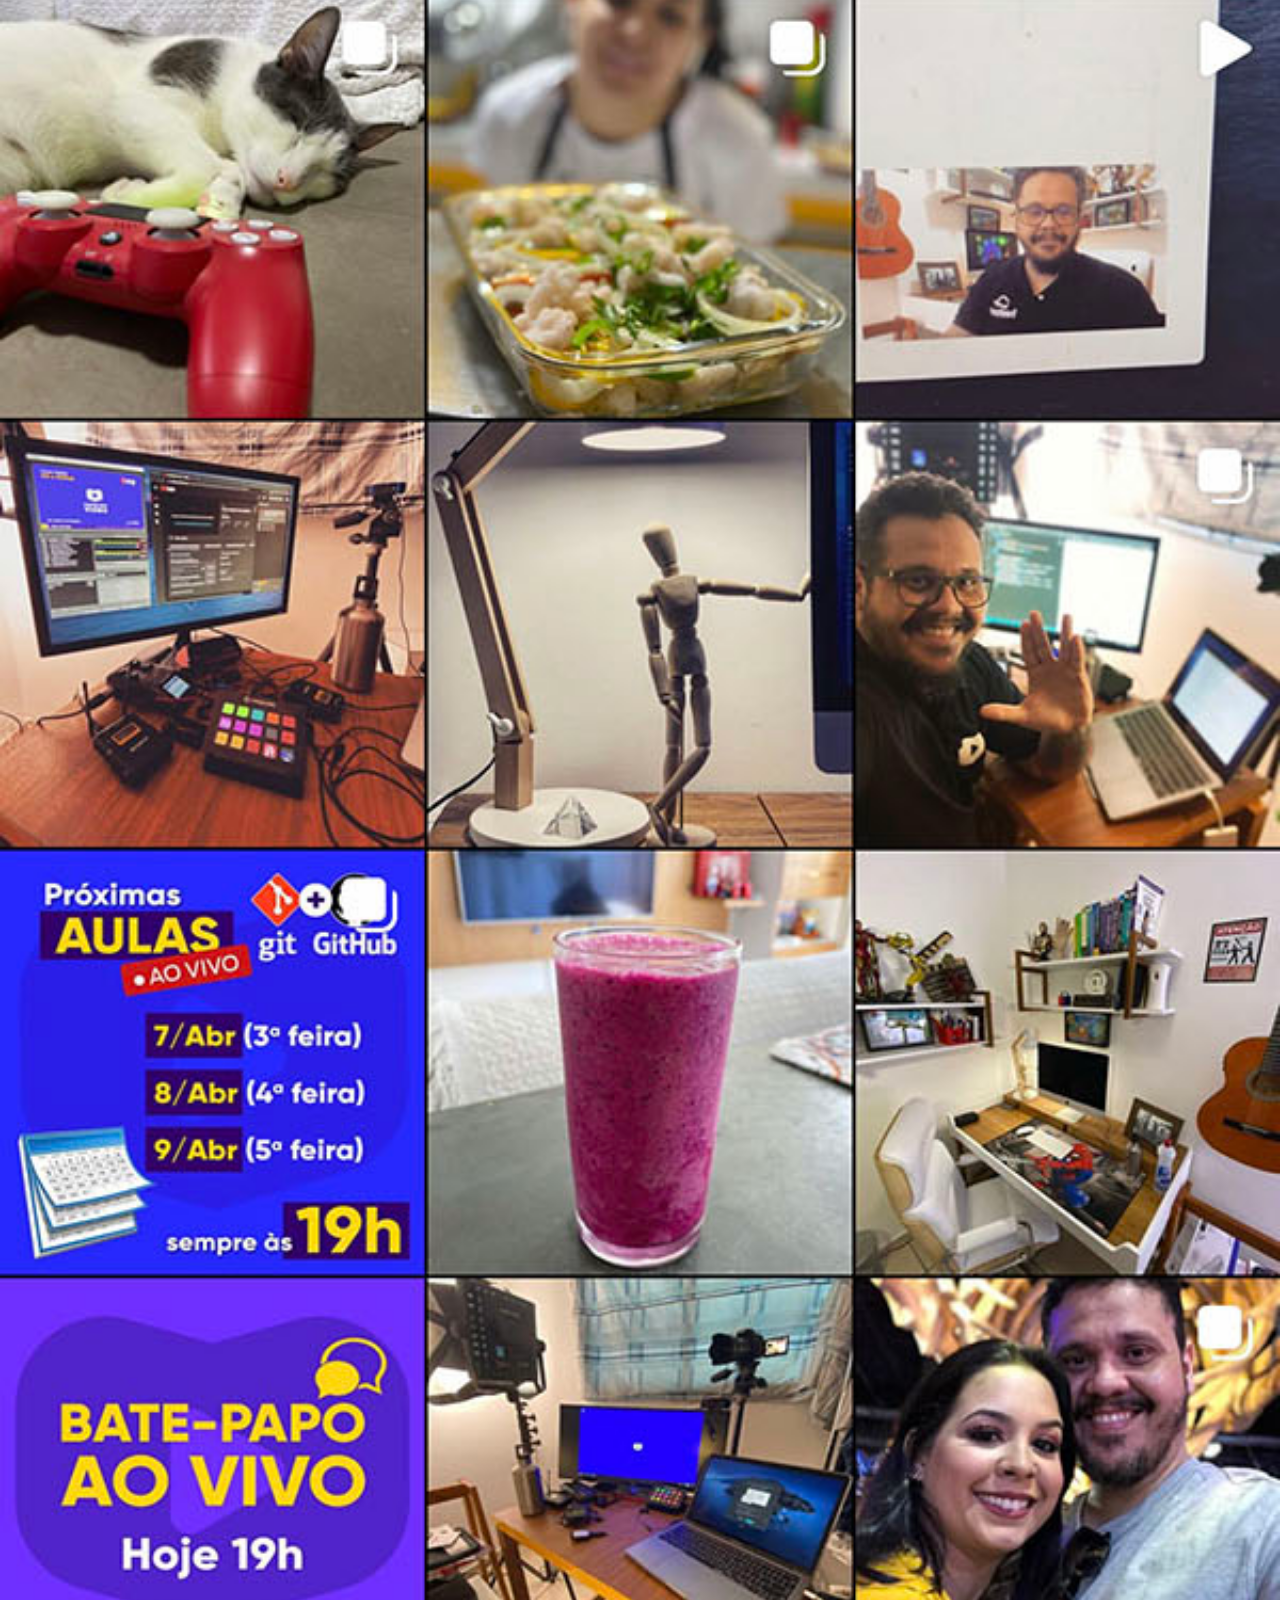
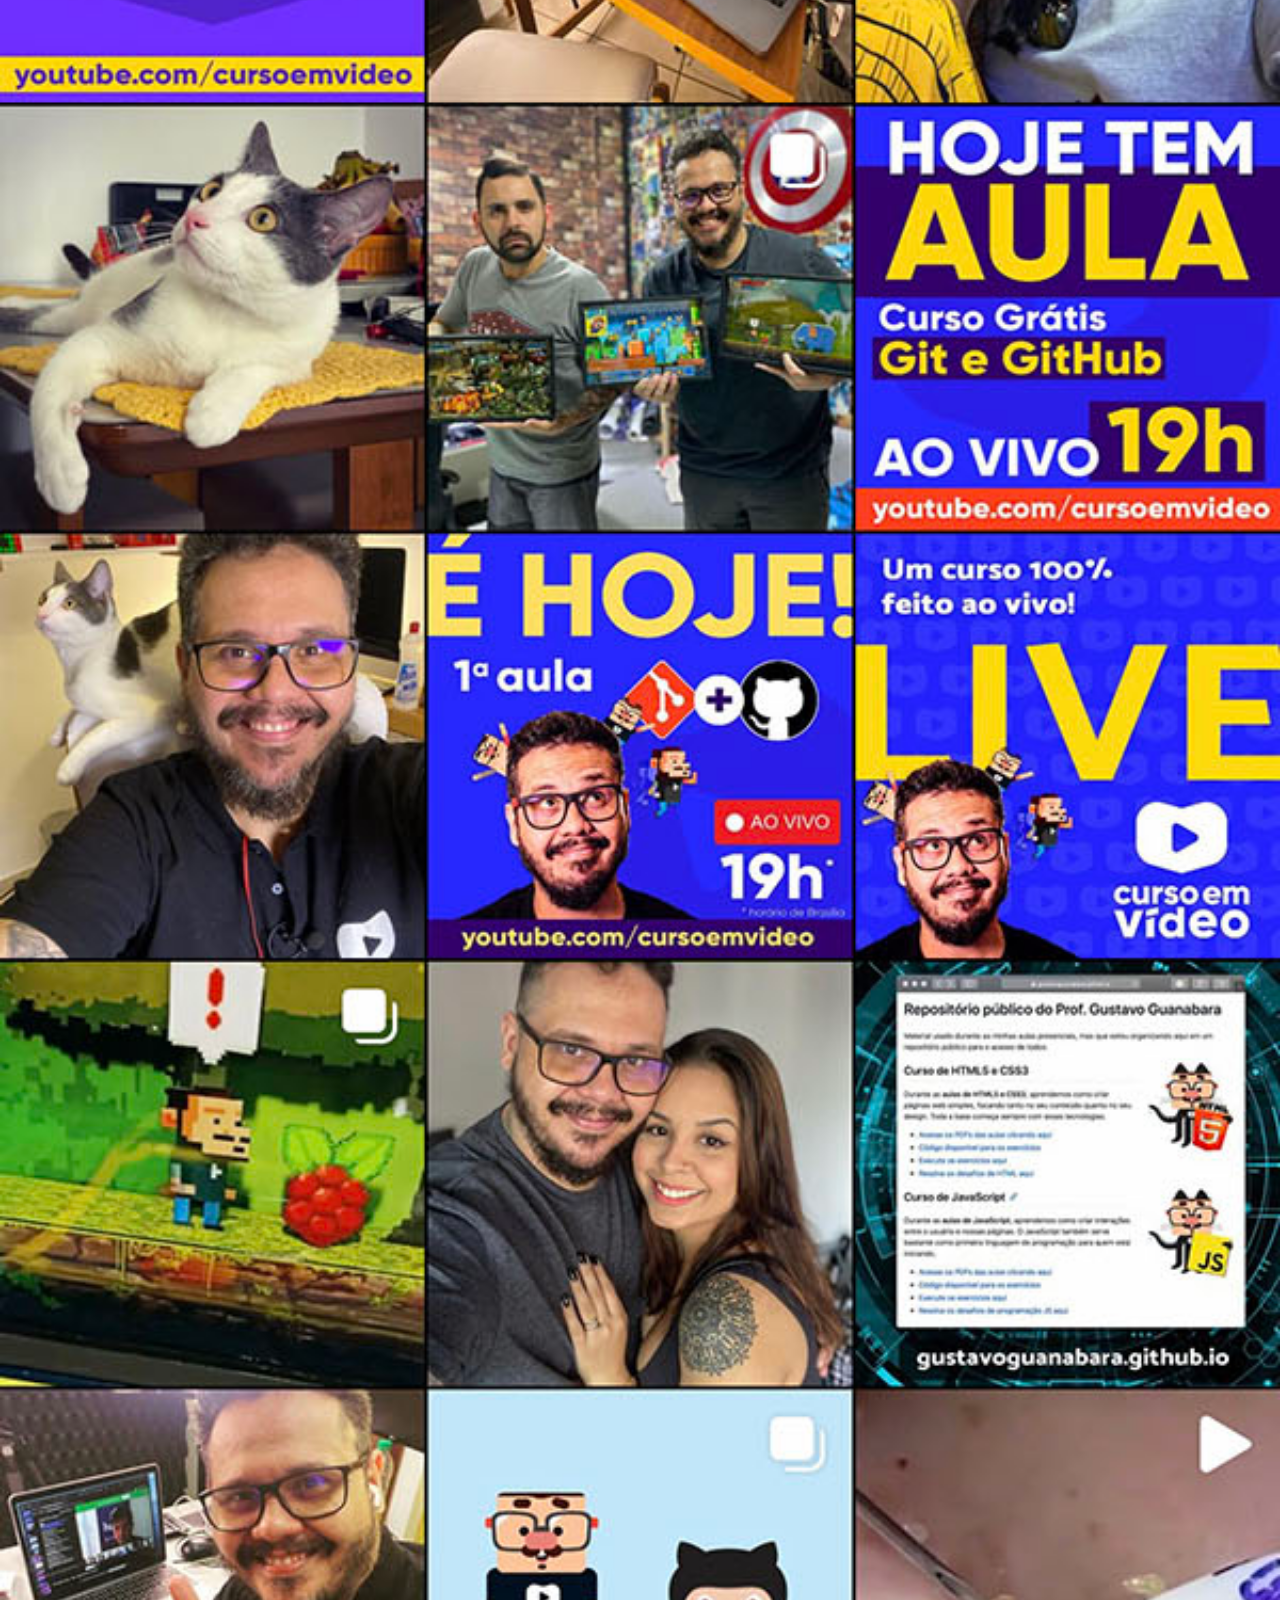
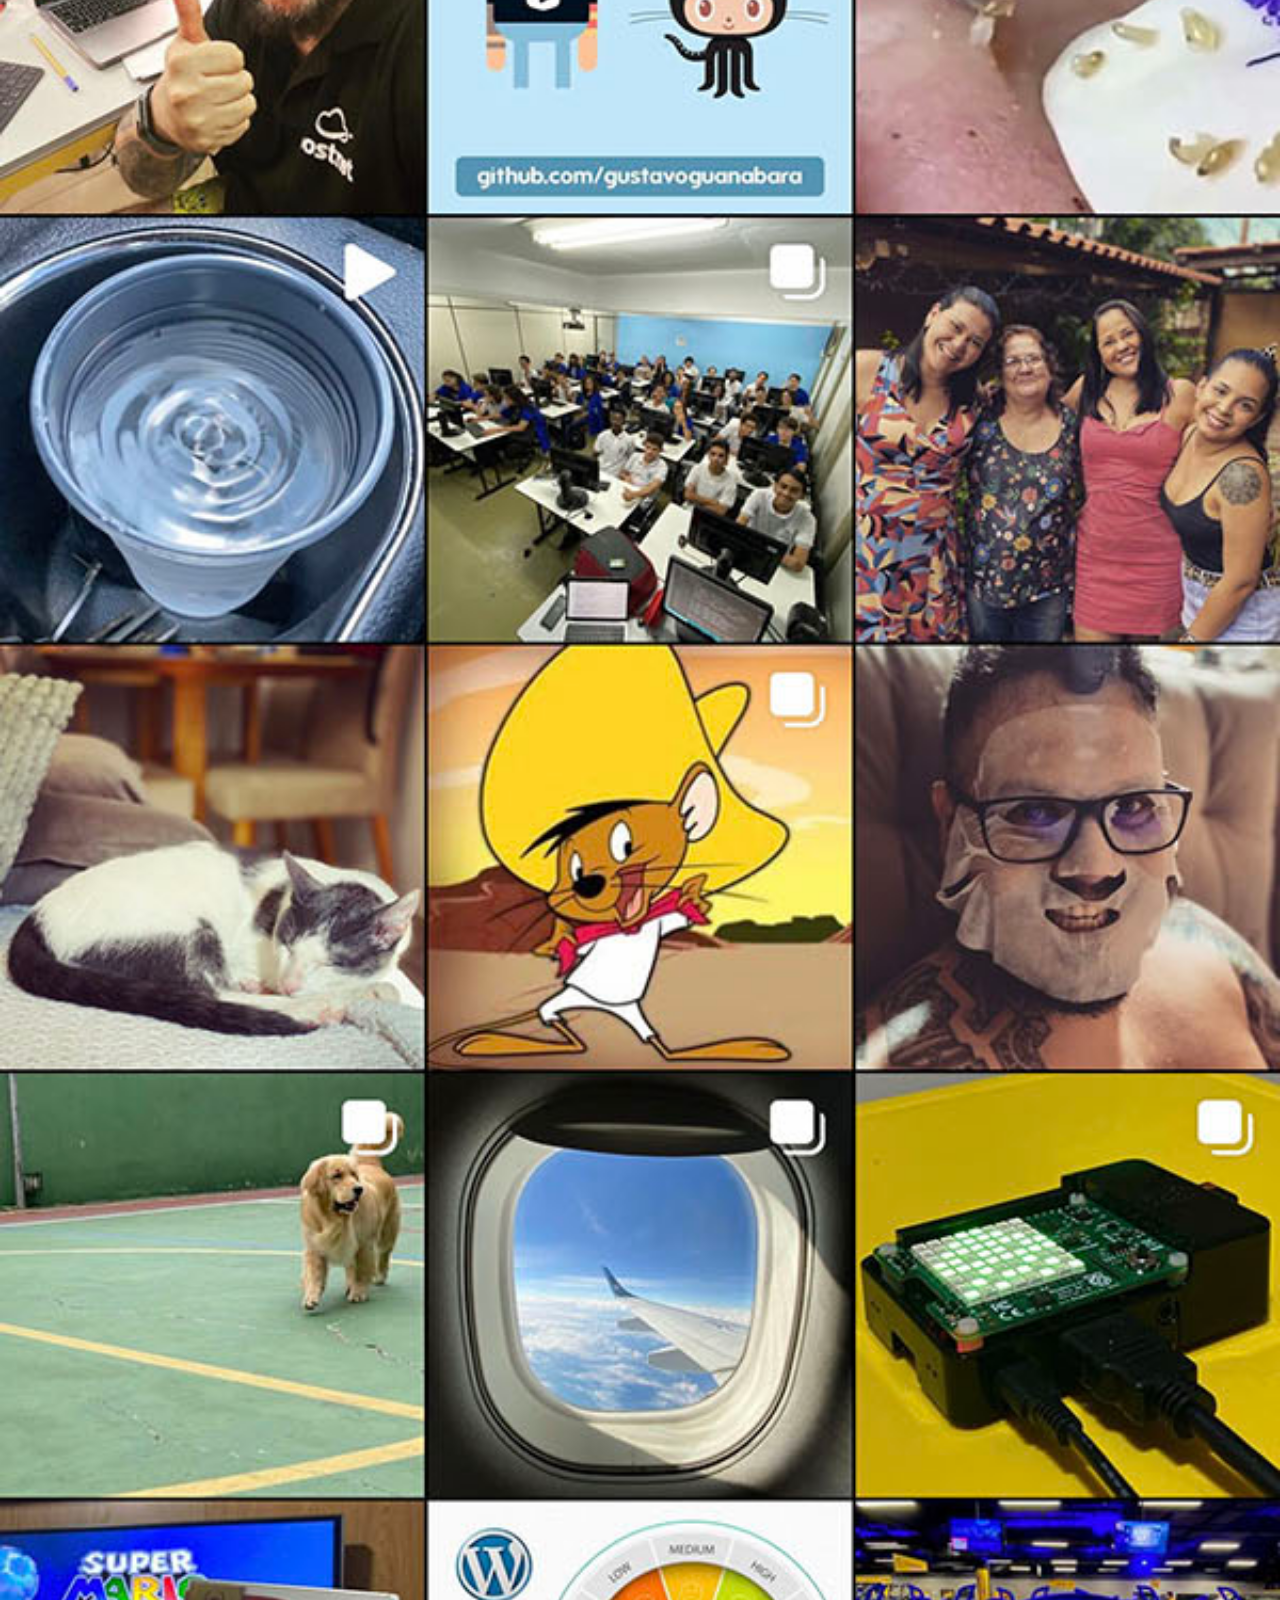
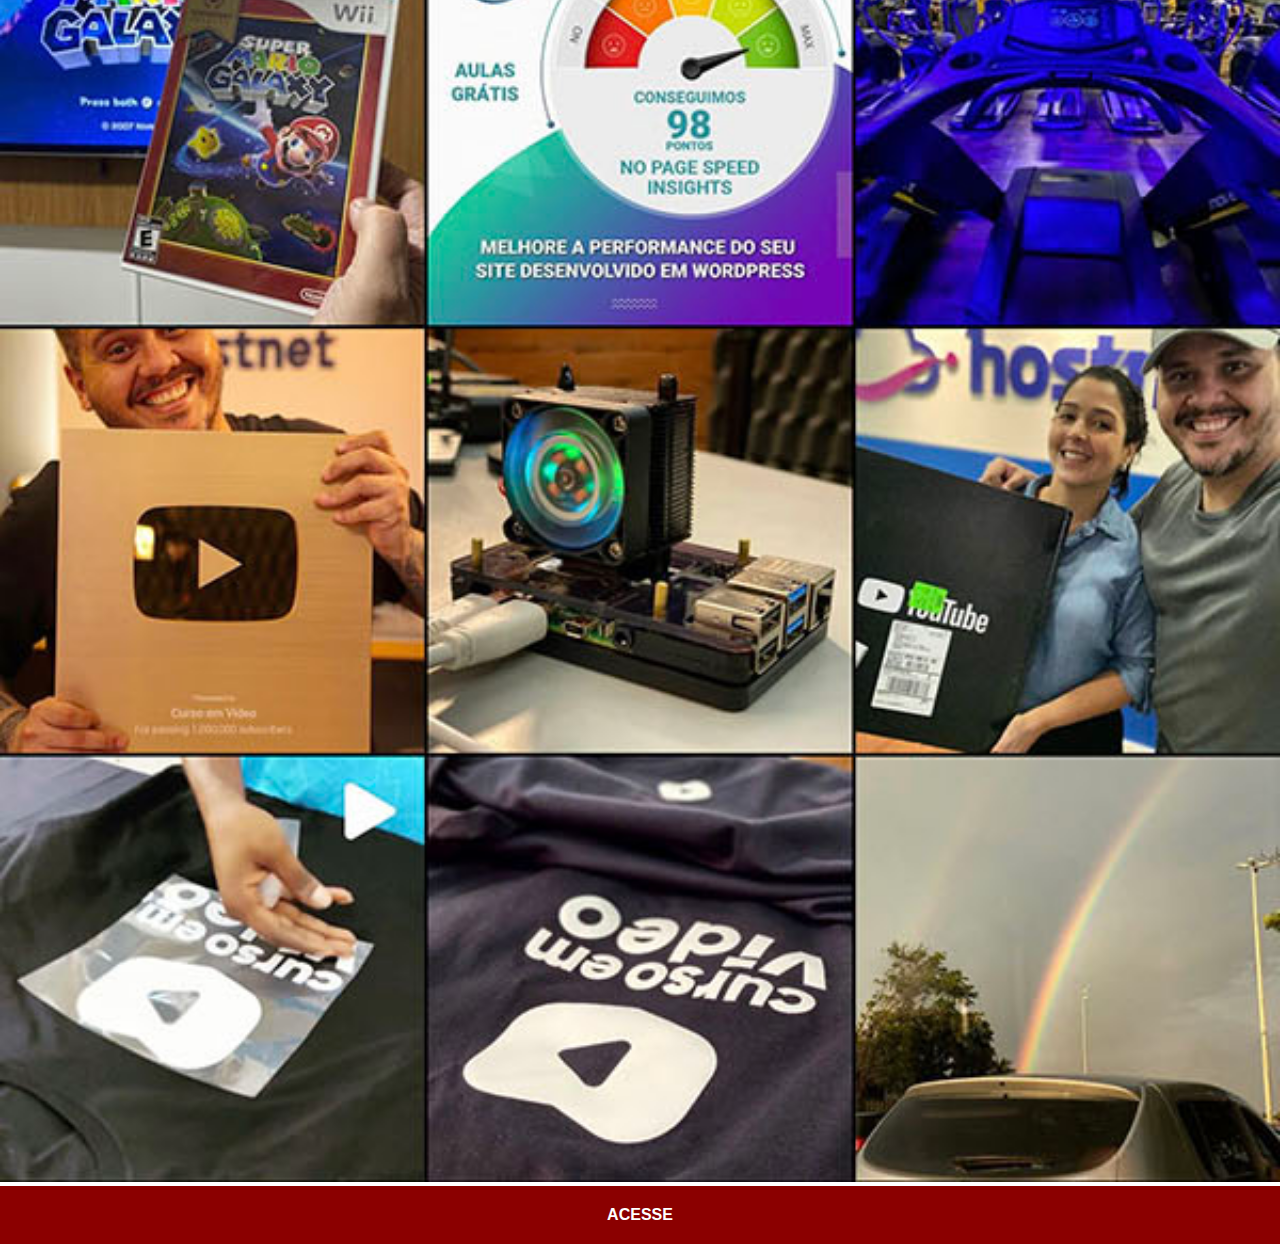
<file: instagram.html>
<!DOCTYPE html>
<html lang="pt-br">
<head>
    <meta charset="UTF-8">
    <meta http-equiv="X-UA-Compatible" content="IE=edge">
    <meta name="viewport" content="width=device-width, initial-scale=1.0">
    <title>Instagram</title>
    <link rel="stylesheet" href="styles/social.css">
</head>
<body>
    <img src="imagens/tela-instagram.jpg" alt="">
    <a href="https://www.instagram.com/gustavoguanabara/" target="_blank">ACESSE</a>
</body>
</html>
</file>
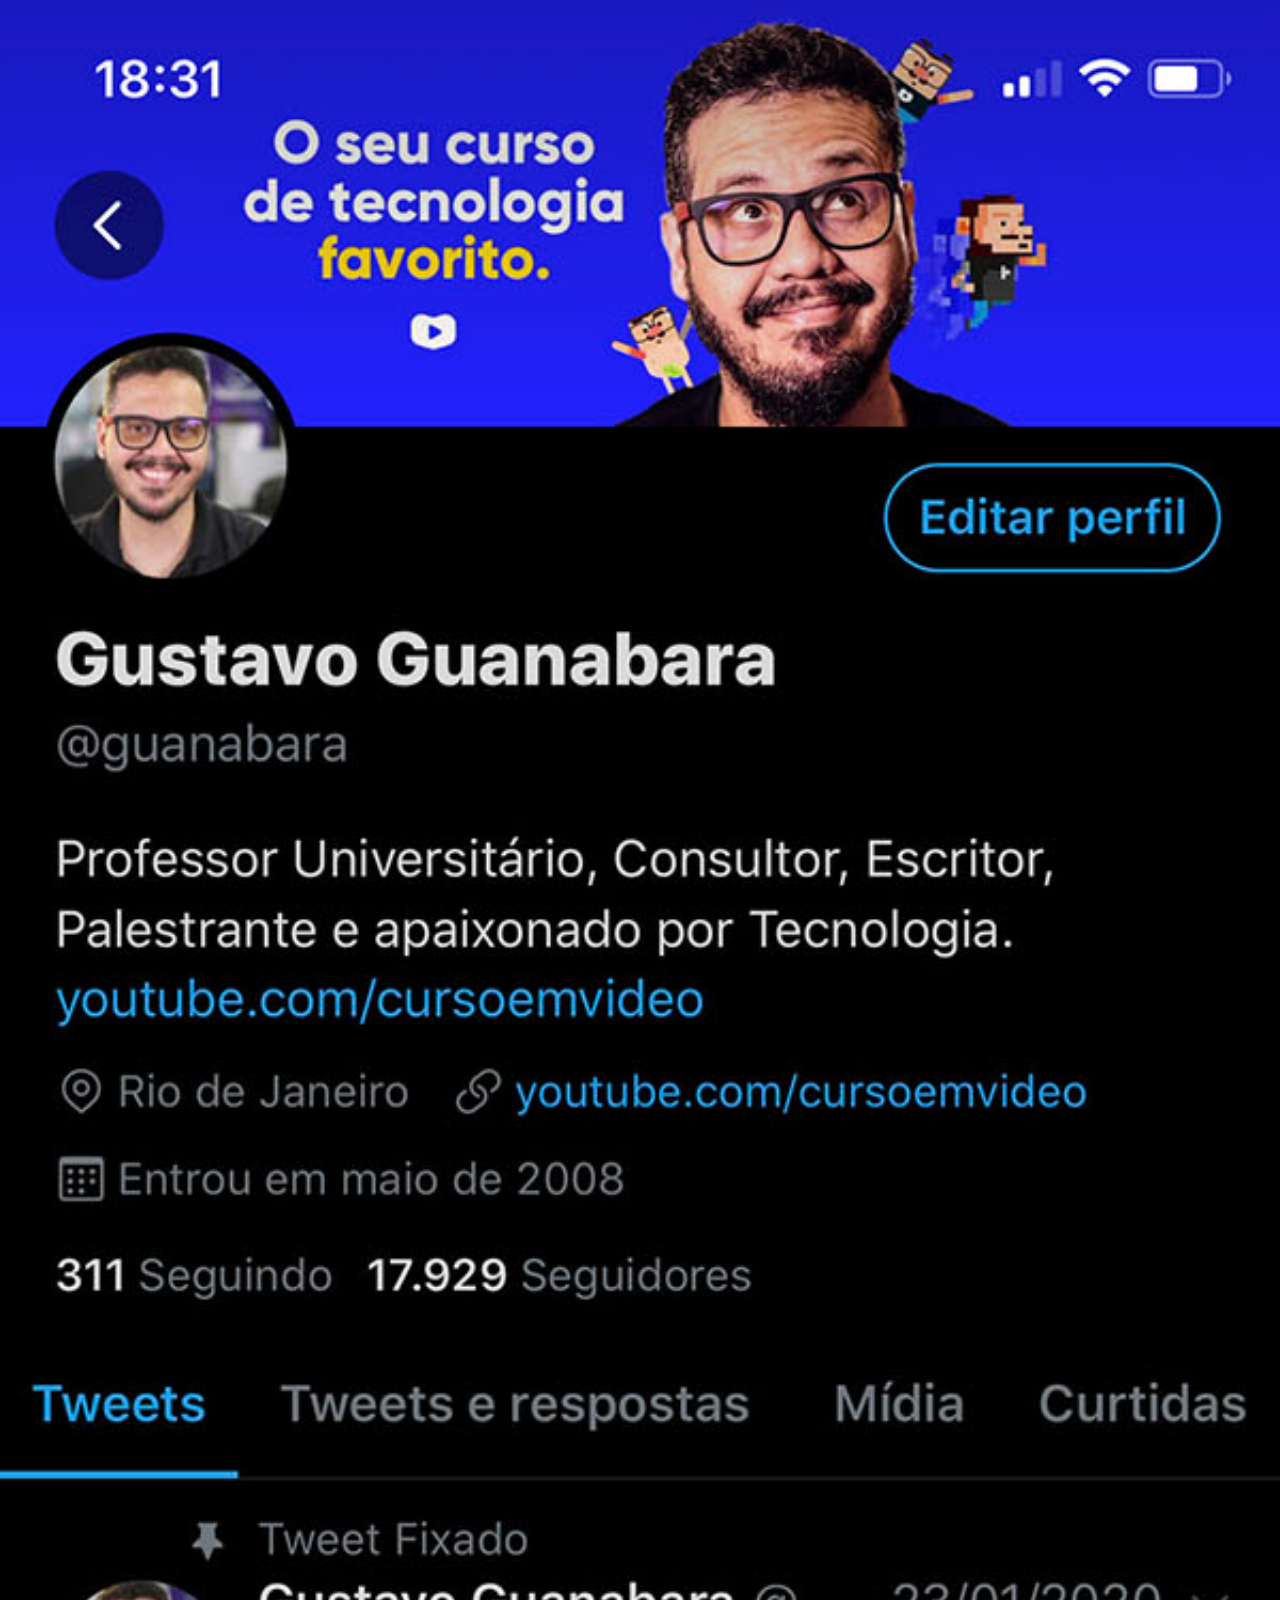
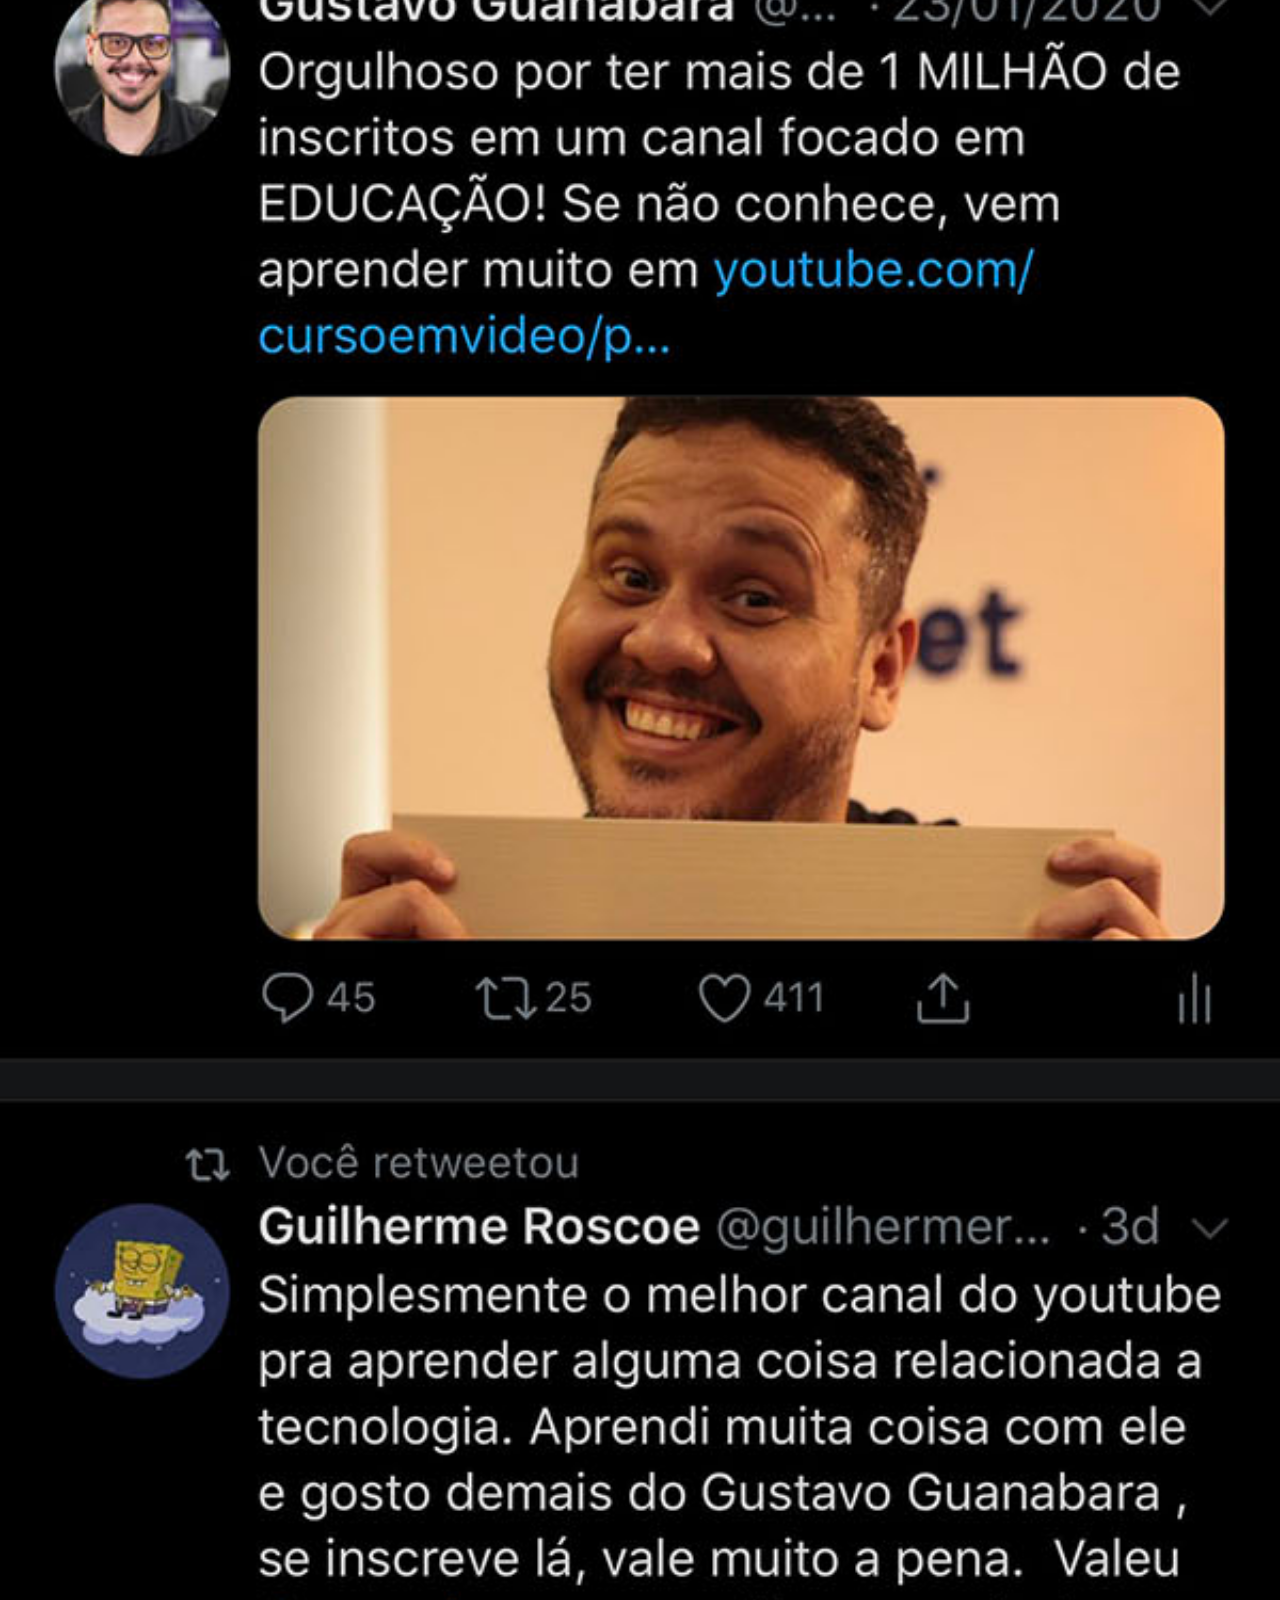
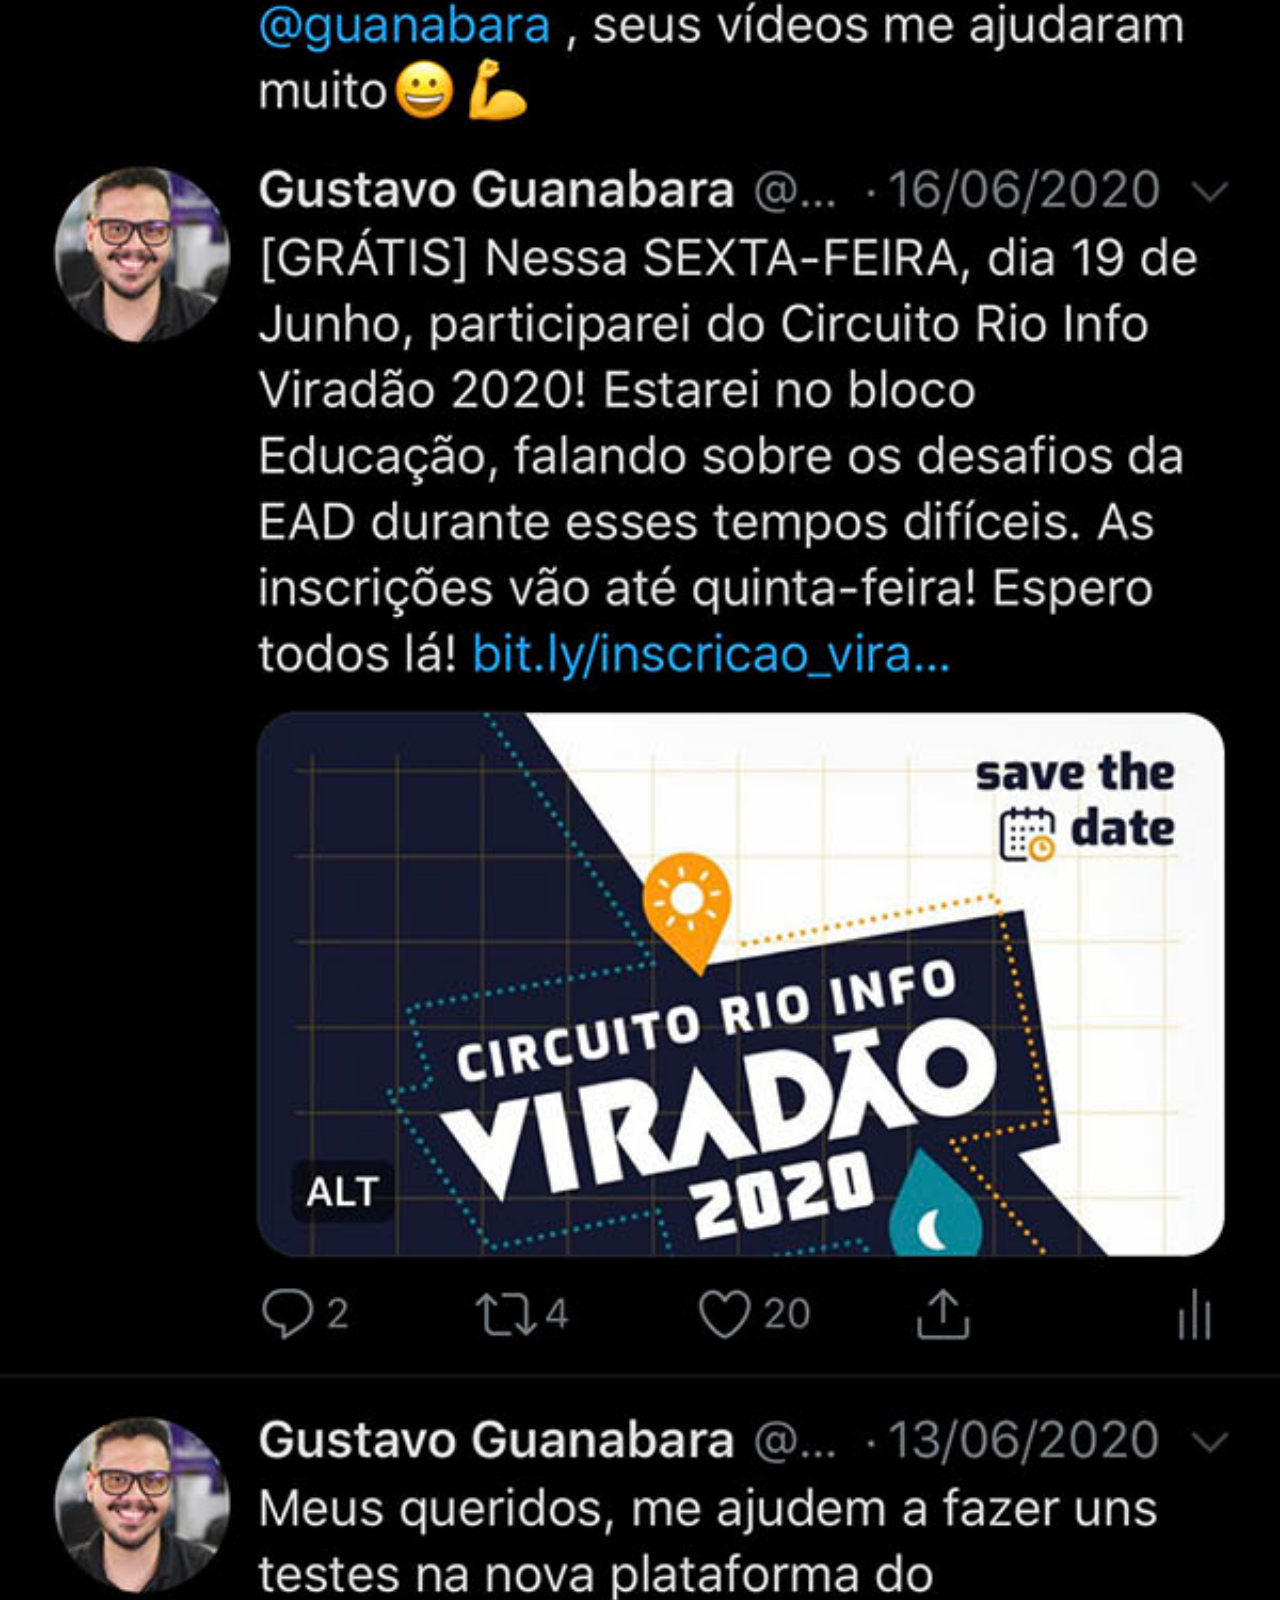
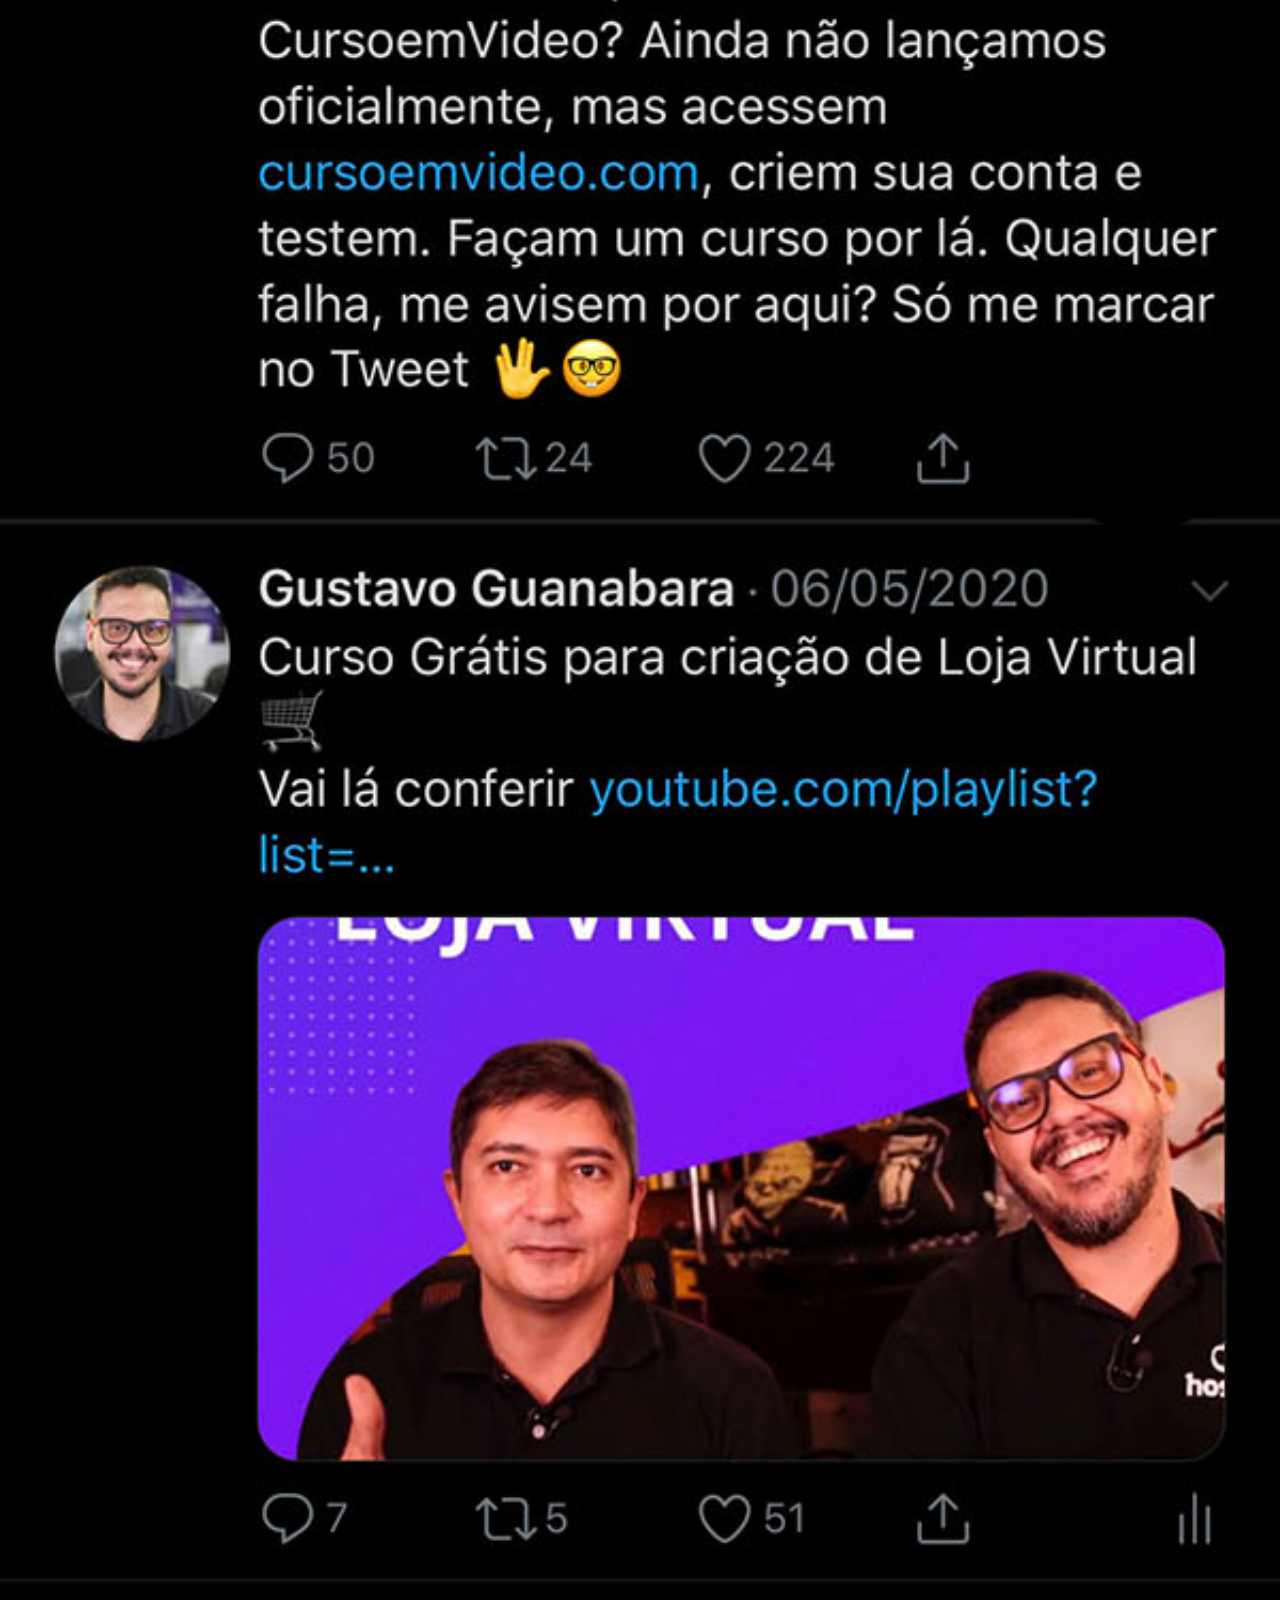
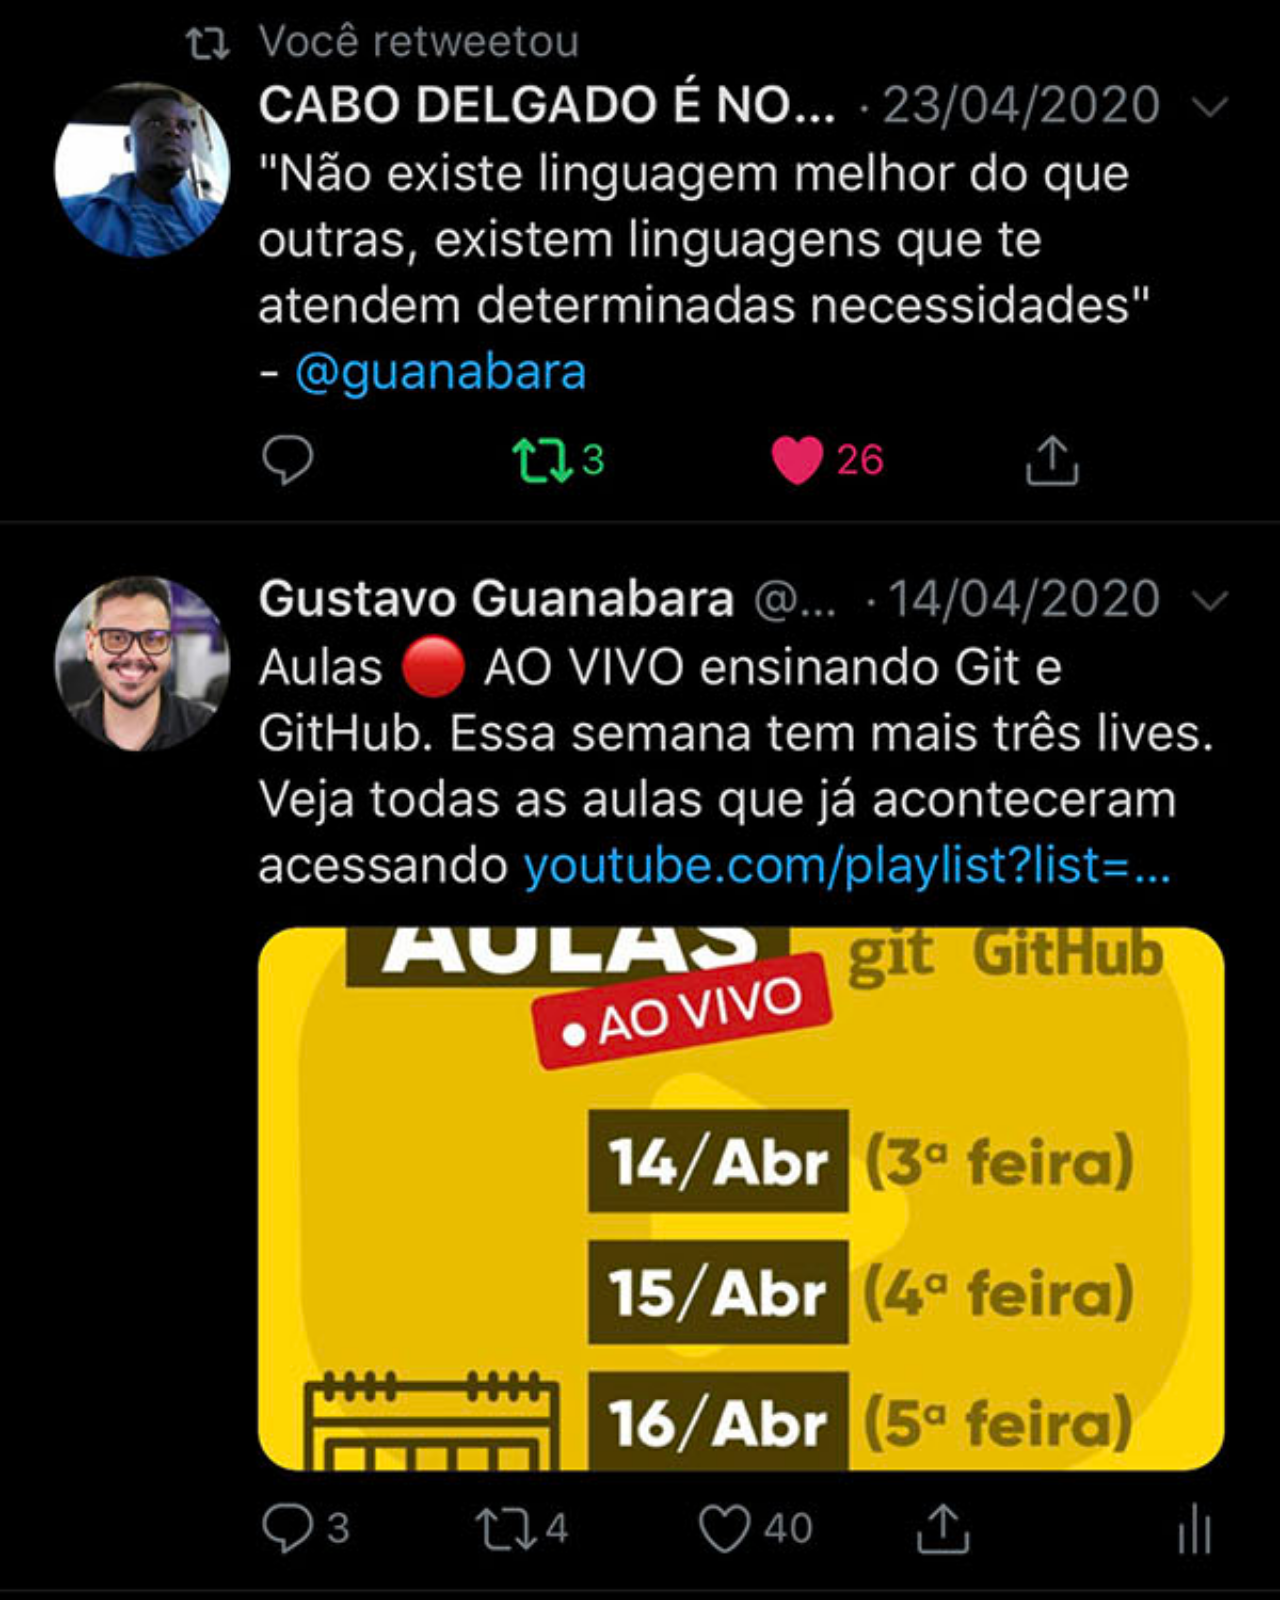
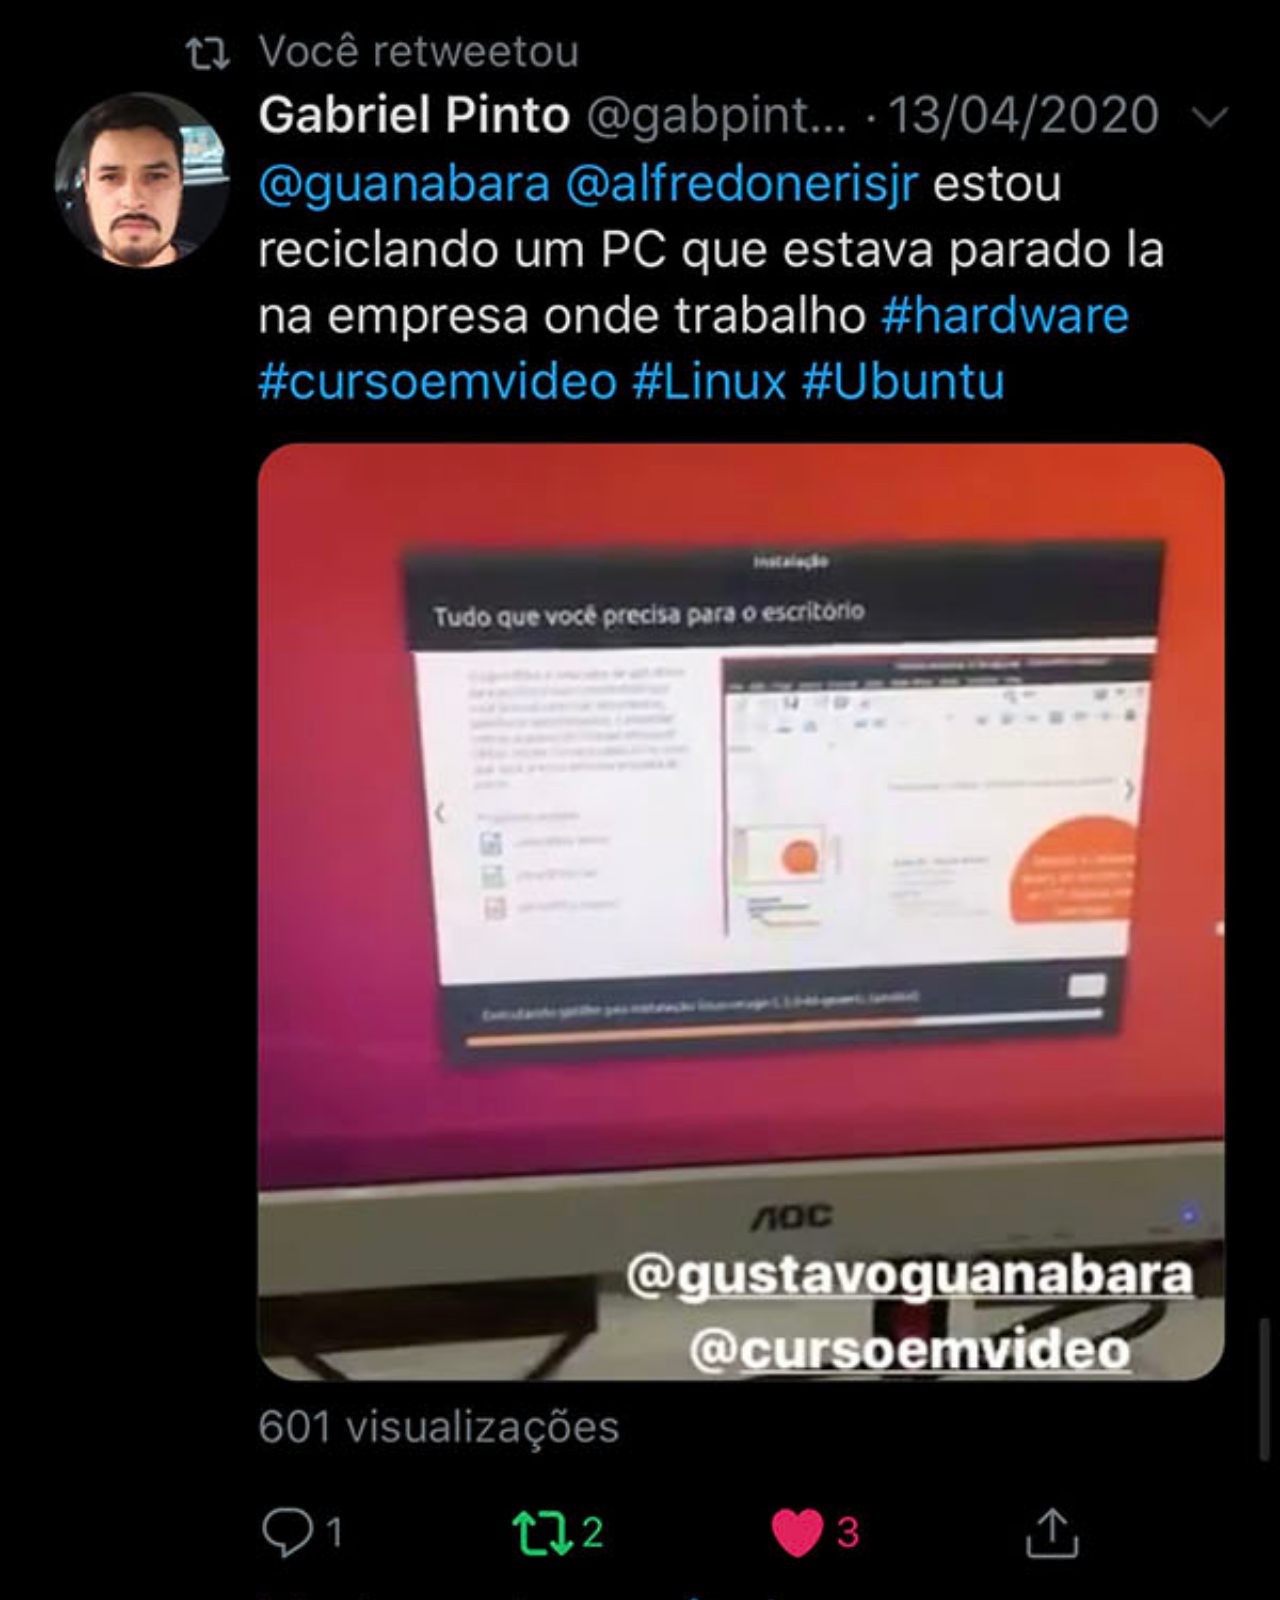
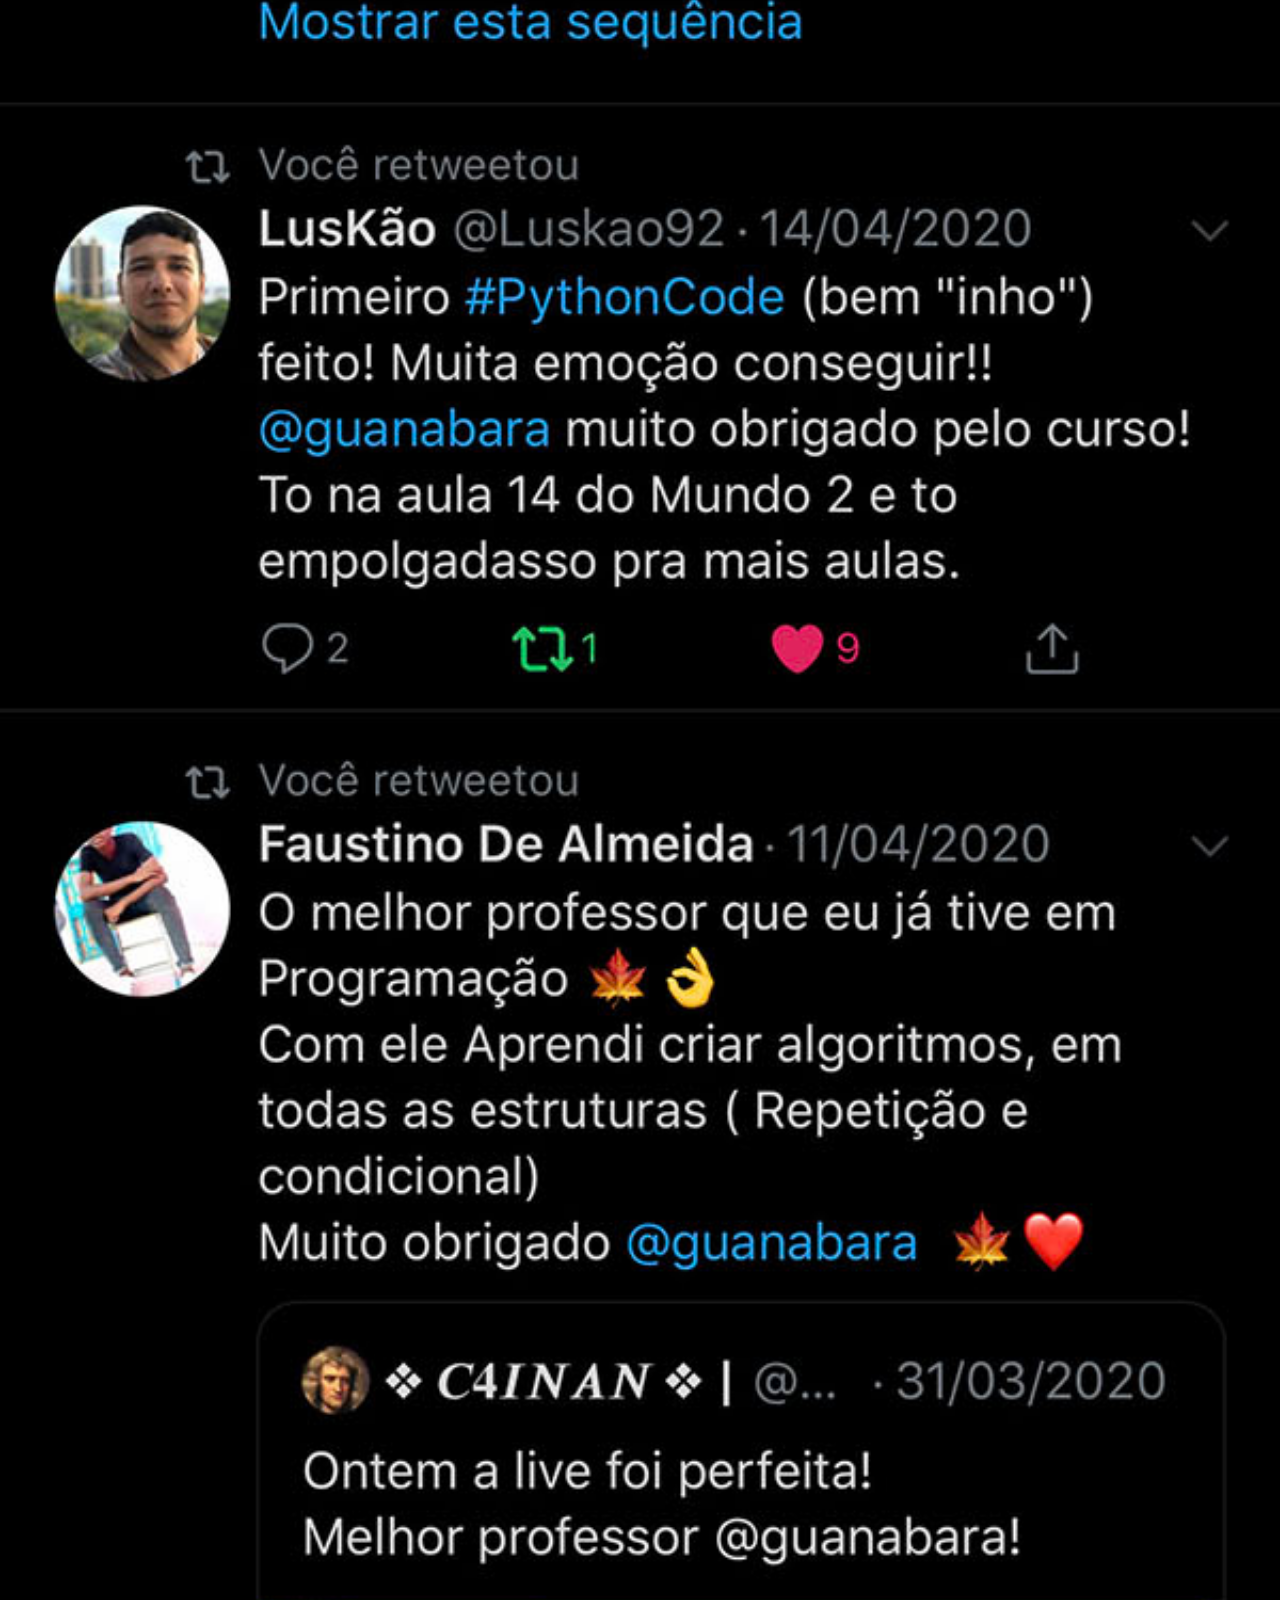
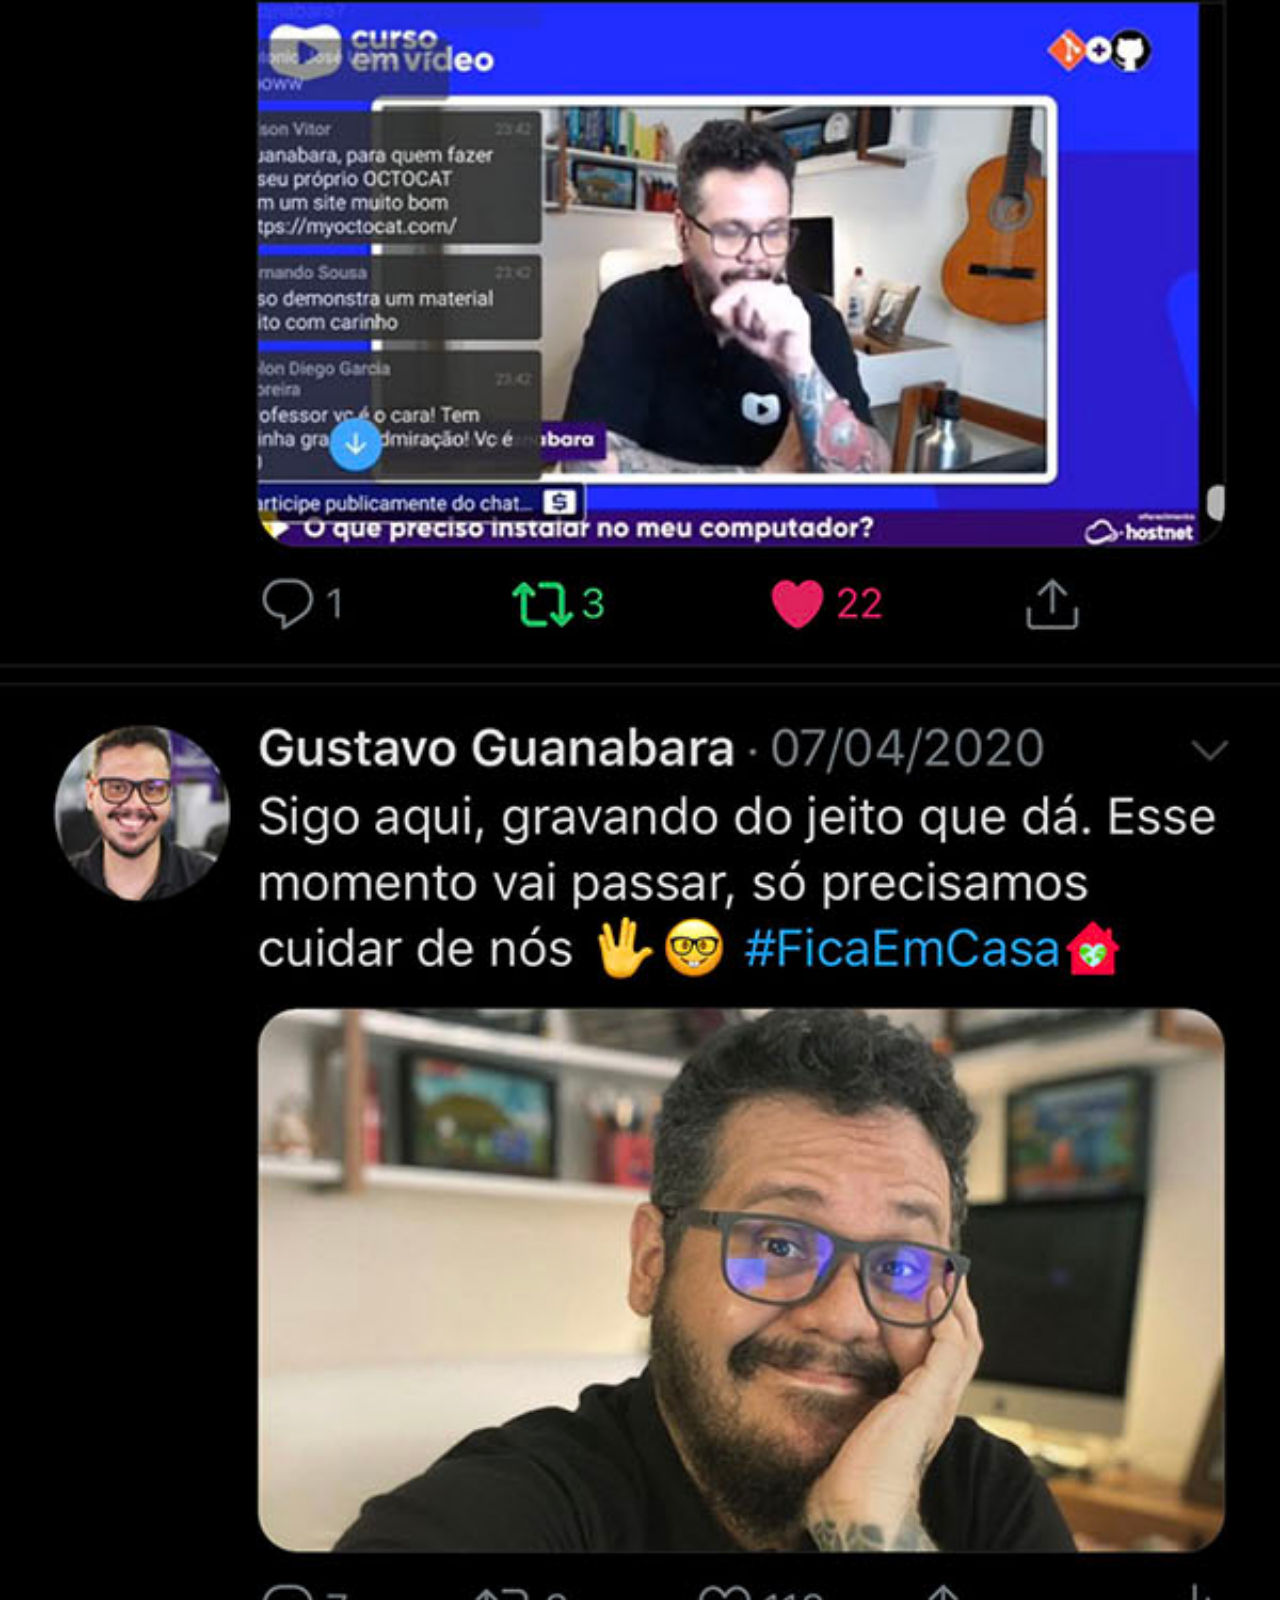
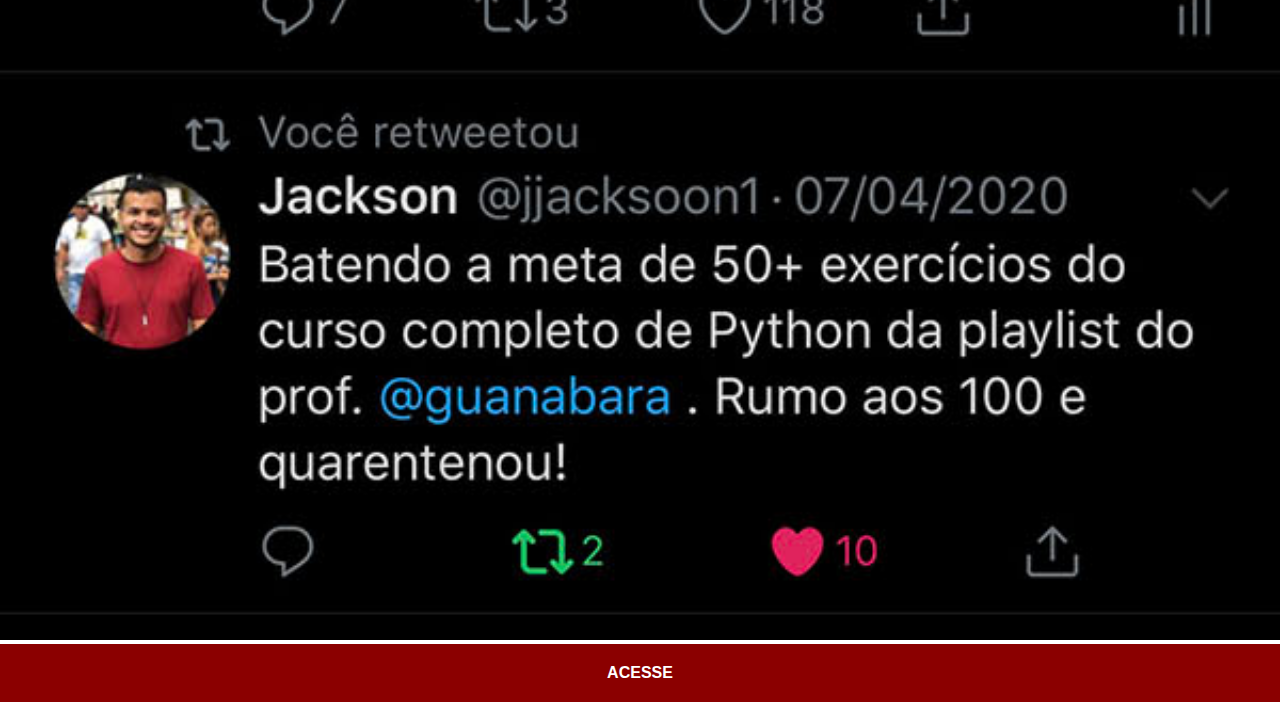
<file: twitter.html>
<!DOCTYPE html>
<html lang="pt-br">
<head>
    <meta charset="UTF-8">
    <meta http-equiv="X-UA-Compatible" content="IE=edge">
    <meta name="viewport" content="width=device-width, initial-scale=1.0">
    <title>Twitter</title>
    <link rel="stylesheet" href="styles/social.css">
</head>
<body>
    <img src="imagens/tela-twitter.jpg" alt="">
    <a href="https://www.twitter.com/gustavoguanabara" target="_blank">ACESSE</a>
</body>
</html>
</file>
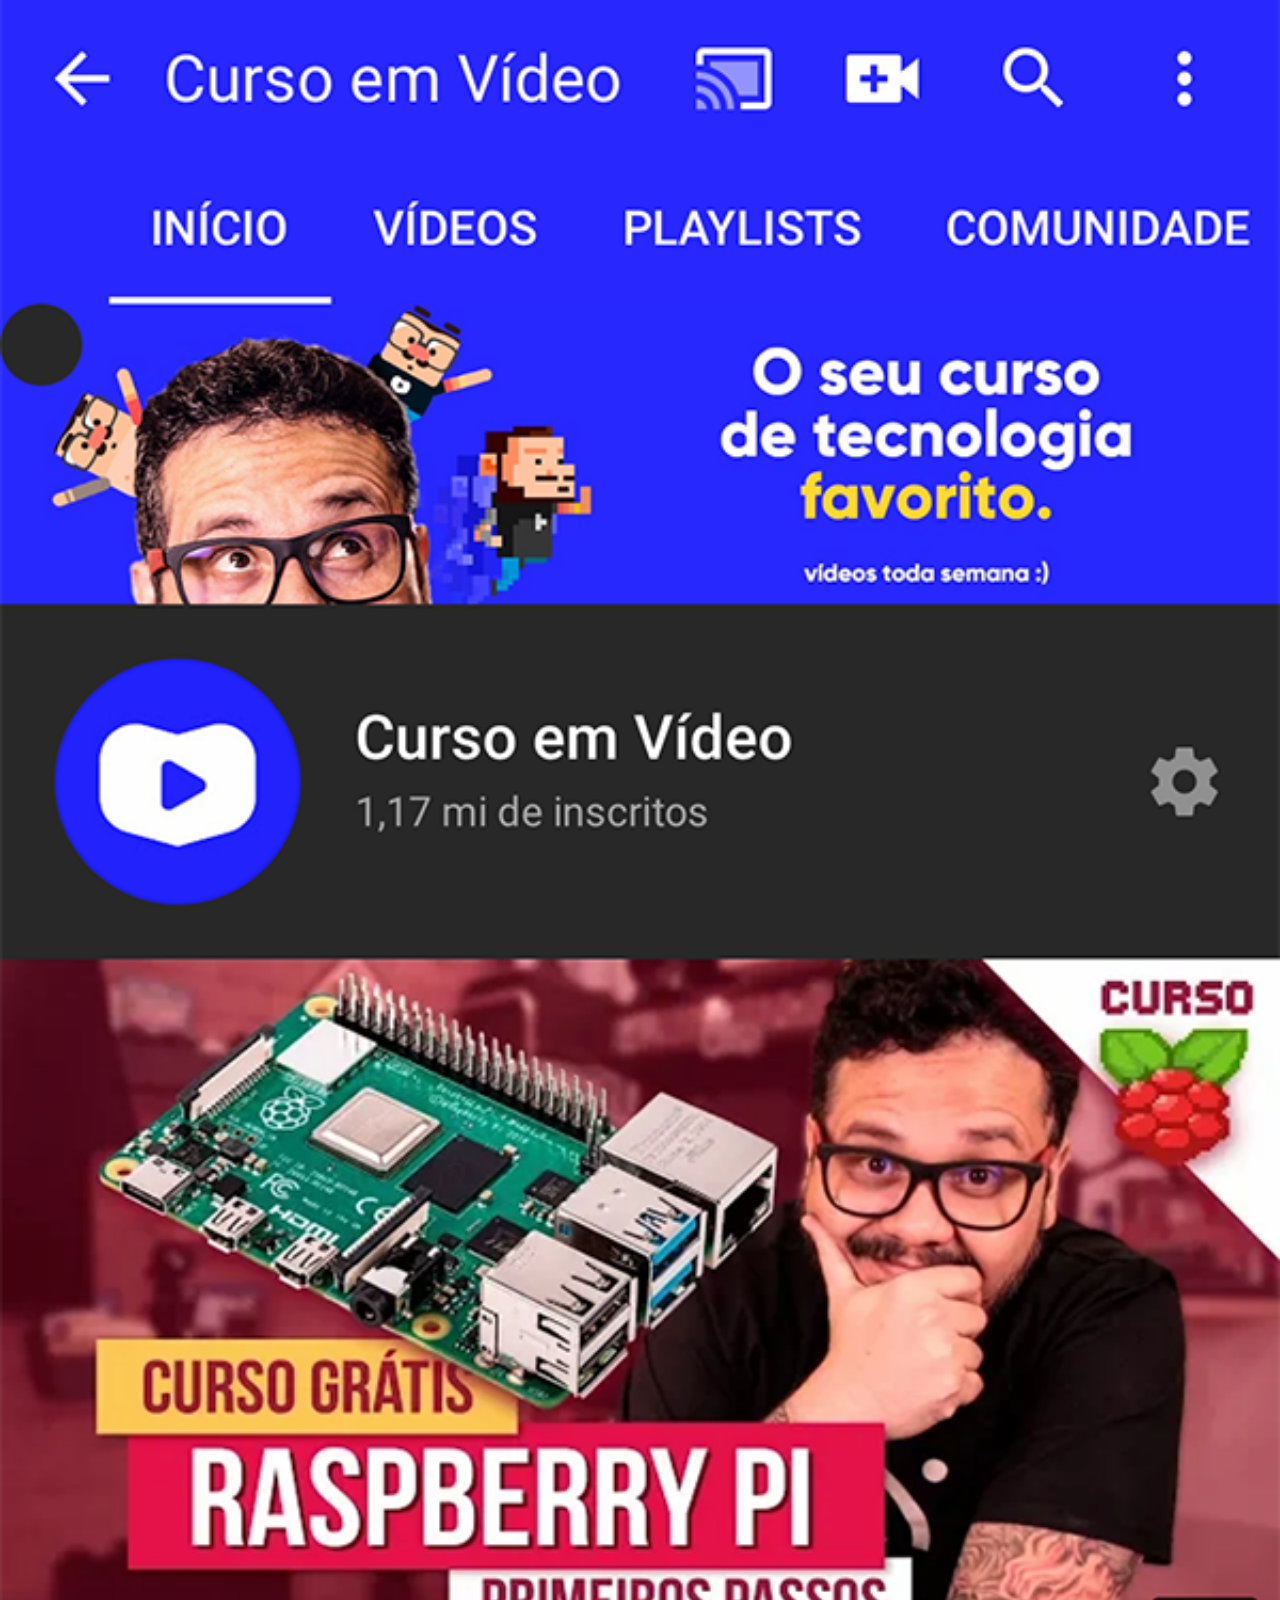
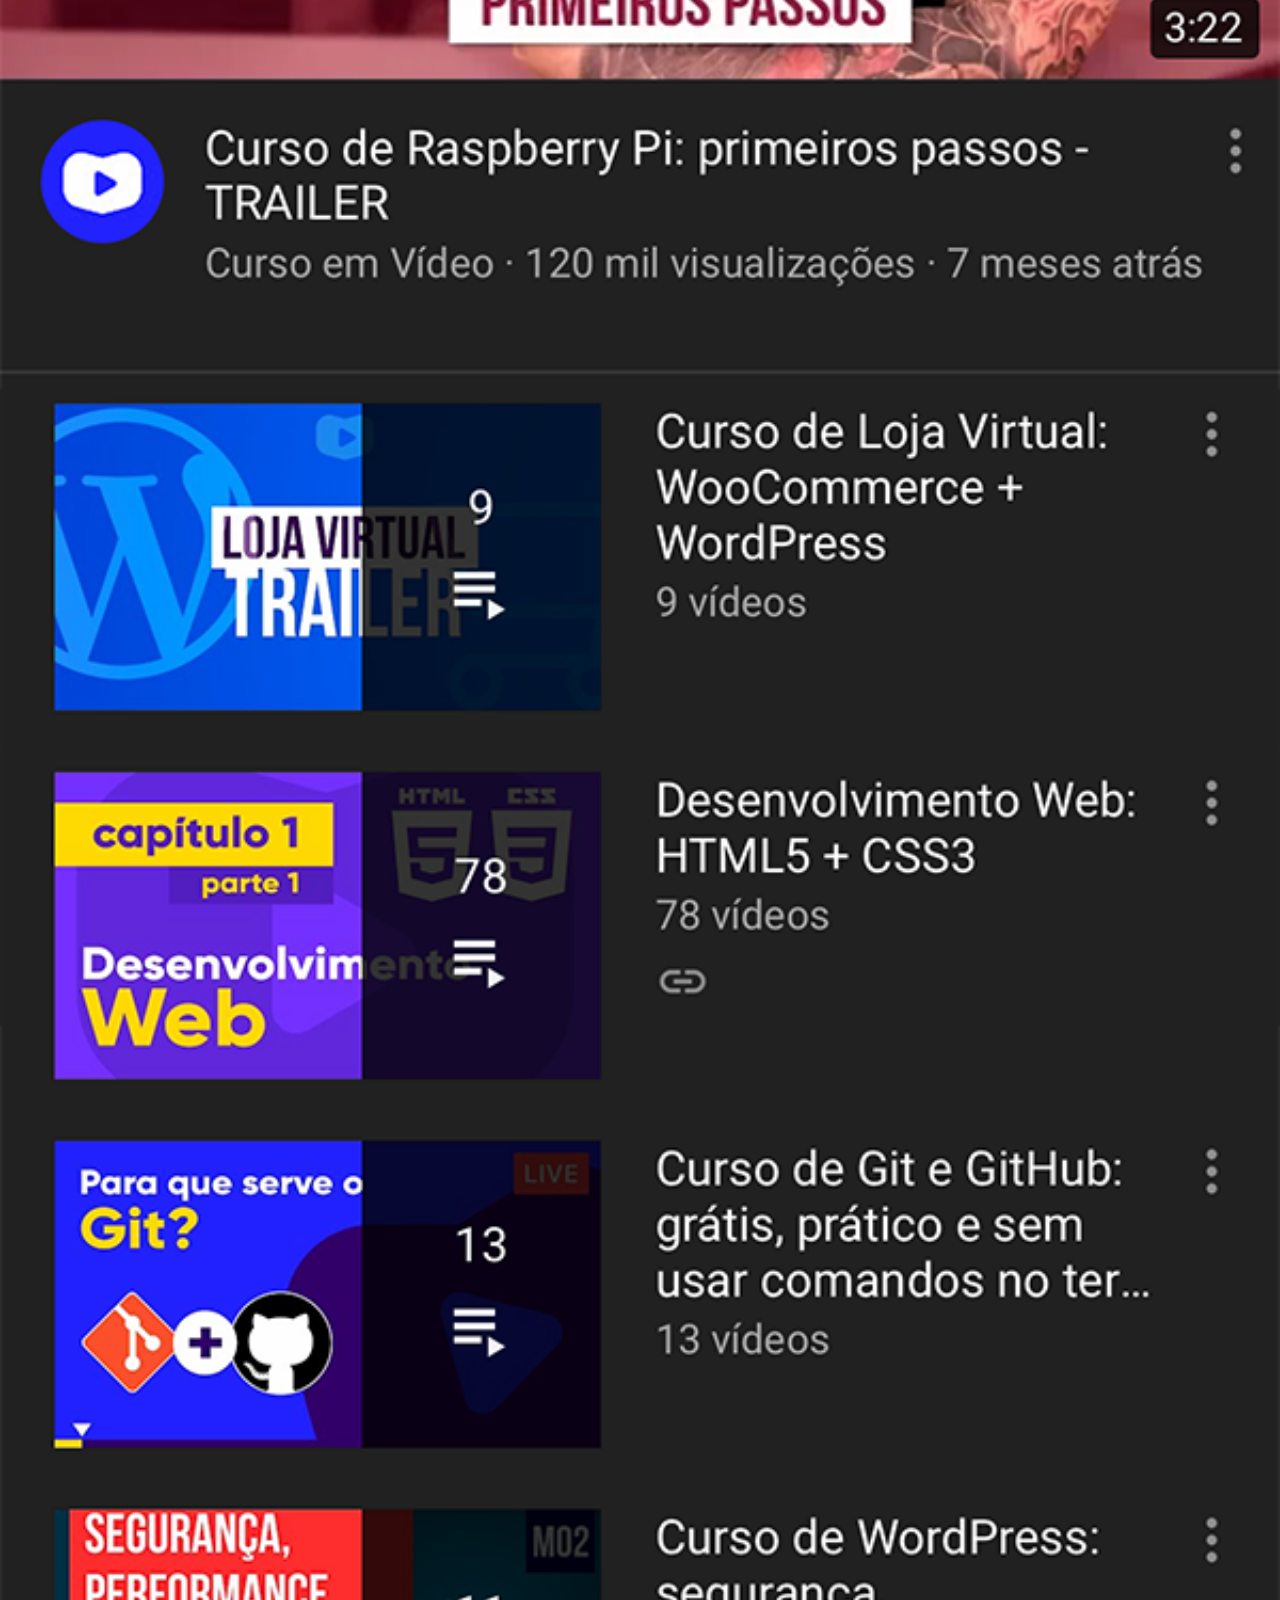
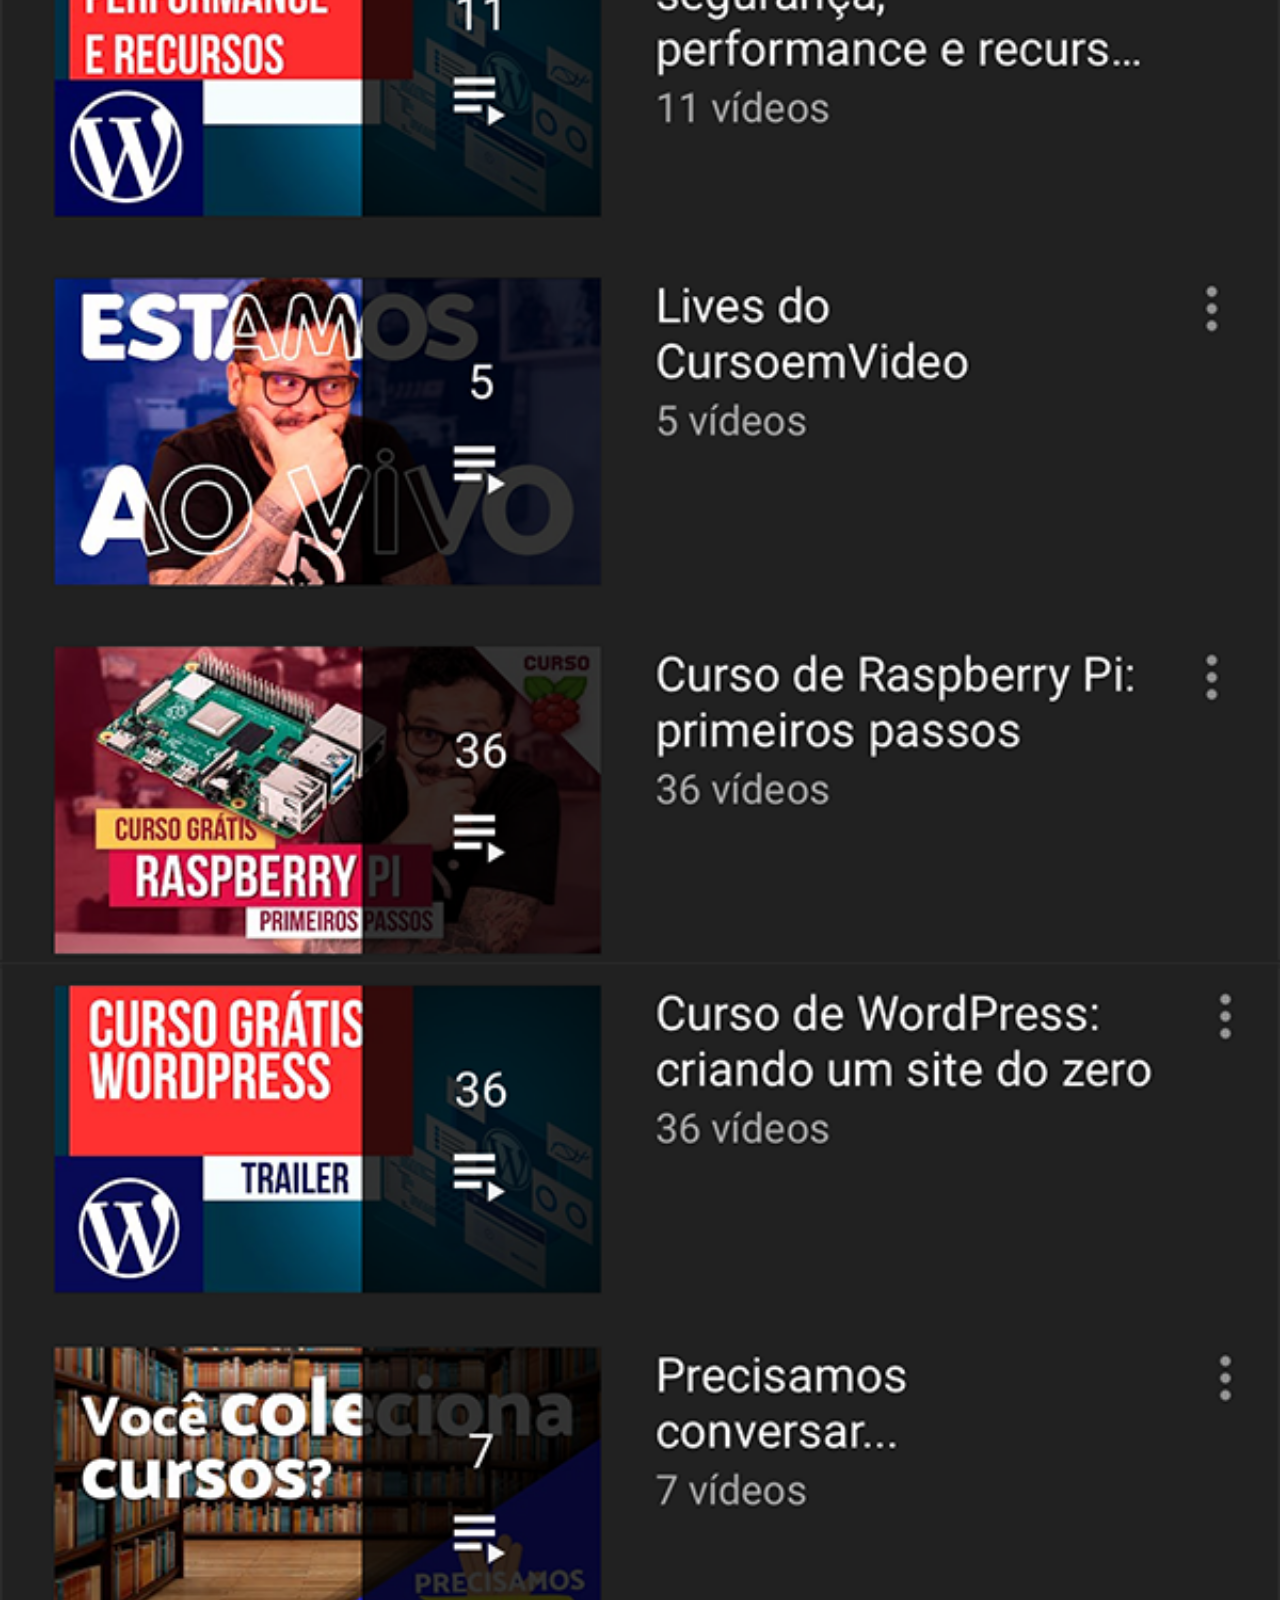
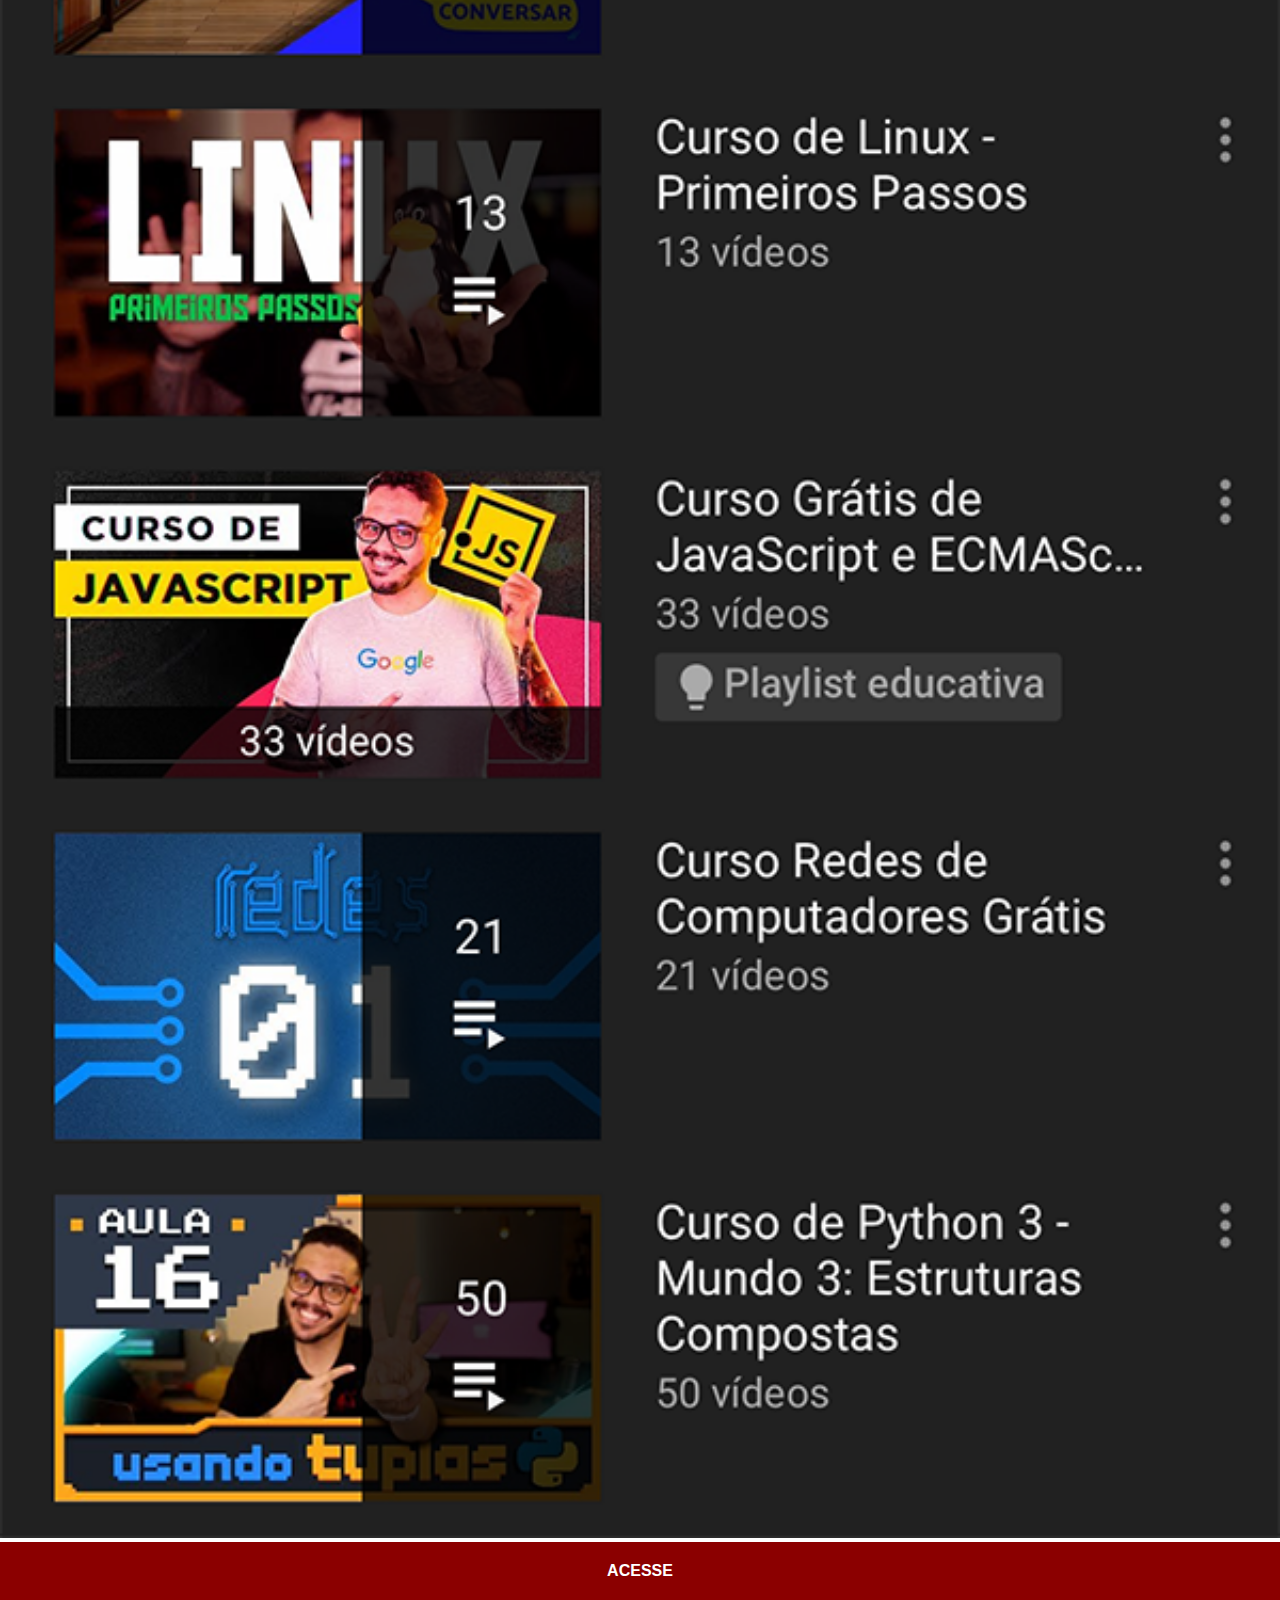
<file: youtube.html>
<!DOCTYPE html>
<html lang="pt-br">
<head>
    <meta charset="UTF-8">
    <meta http-equiv="X-UA-Compatible" content="IE=edge">
    <meta name="viewport" content="width=device-width, initial-scale=1.0">
    <title>YouTube</title>
    <link rel="stylesheet" href="styles/social.css">
</head>
<body>
    <img src="imagens/tela-youtube.png" alt="">
    <a href="https://www.youtube.com/c/CursoemVídeo/playlists" target="_blank">ACESSE</a>
</body>
</html>
</file>
<file: styles/style.css>
@charset "UTF-8";

* {
    margin: 0;
    padding: 0;
    font-family: Arial, Helvetica, sans-serif;
}

html, body {
    height: 100vh;
    width: 100vw;
    background-color: black;
}

body {
    background: url('../imagens/fundo-madeira.jpg') no-repeat top center;
    background-size: cover;
    background-attachment: fixed;
}

main {
    height: 100vh;
    position: relative;
}

#telefone {
    height: 627px;
    width: 311px;
    background: url('../imagens/frame-iphone.png') no-repeat;

    position: absolute;
    top: 50%;
    left: 50%;
    transform: translate(-50%, -50%);
}

#tela {
    position: relative;
    top: 80px;
    left: 22px;
    width: 267px;
    height: 471px;
}

#redes-sociais {
    text-align: right;
}

#redes-sociais img {
    width: 50px;
    margin: 10px;
    border-radius: 50%;
    box-shadow: 2px 2px 5px rgba(0, 0, 0, 0.5);
    box-sizing: border-box;
}

#redes-sociais img:hover {
    border: 2px solid rgba(255, 255, 255, 0.5);
    transform: translate(-3px, -3px);
    box-shadow: 5px 5px 10px rgba(0, 0, 0, 0.6);
    transition: transform .4s, border .2s;
}
</file>
<file: styles/social.css>
@charset "UTF-8";

* {
    margin: 0;
    padding: 0;
    font-family: Arial, Helvetica, sans-serif;
}

::-webkit-scrollbar {
    width: 0px;
    height: 0px;
}

img {
    width: 100vw;
}

a {
    display: block;
    background-color: darkred;
    color: white;
    padding: 20px;
    text-align: center;
    font-weight: bolder;
    text-decoration: none;
}

a:hover {
    background-color: red;
}
</file>
